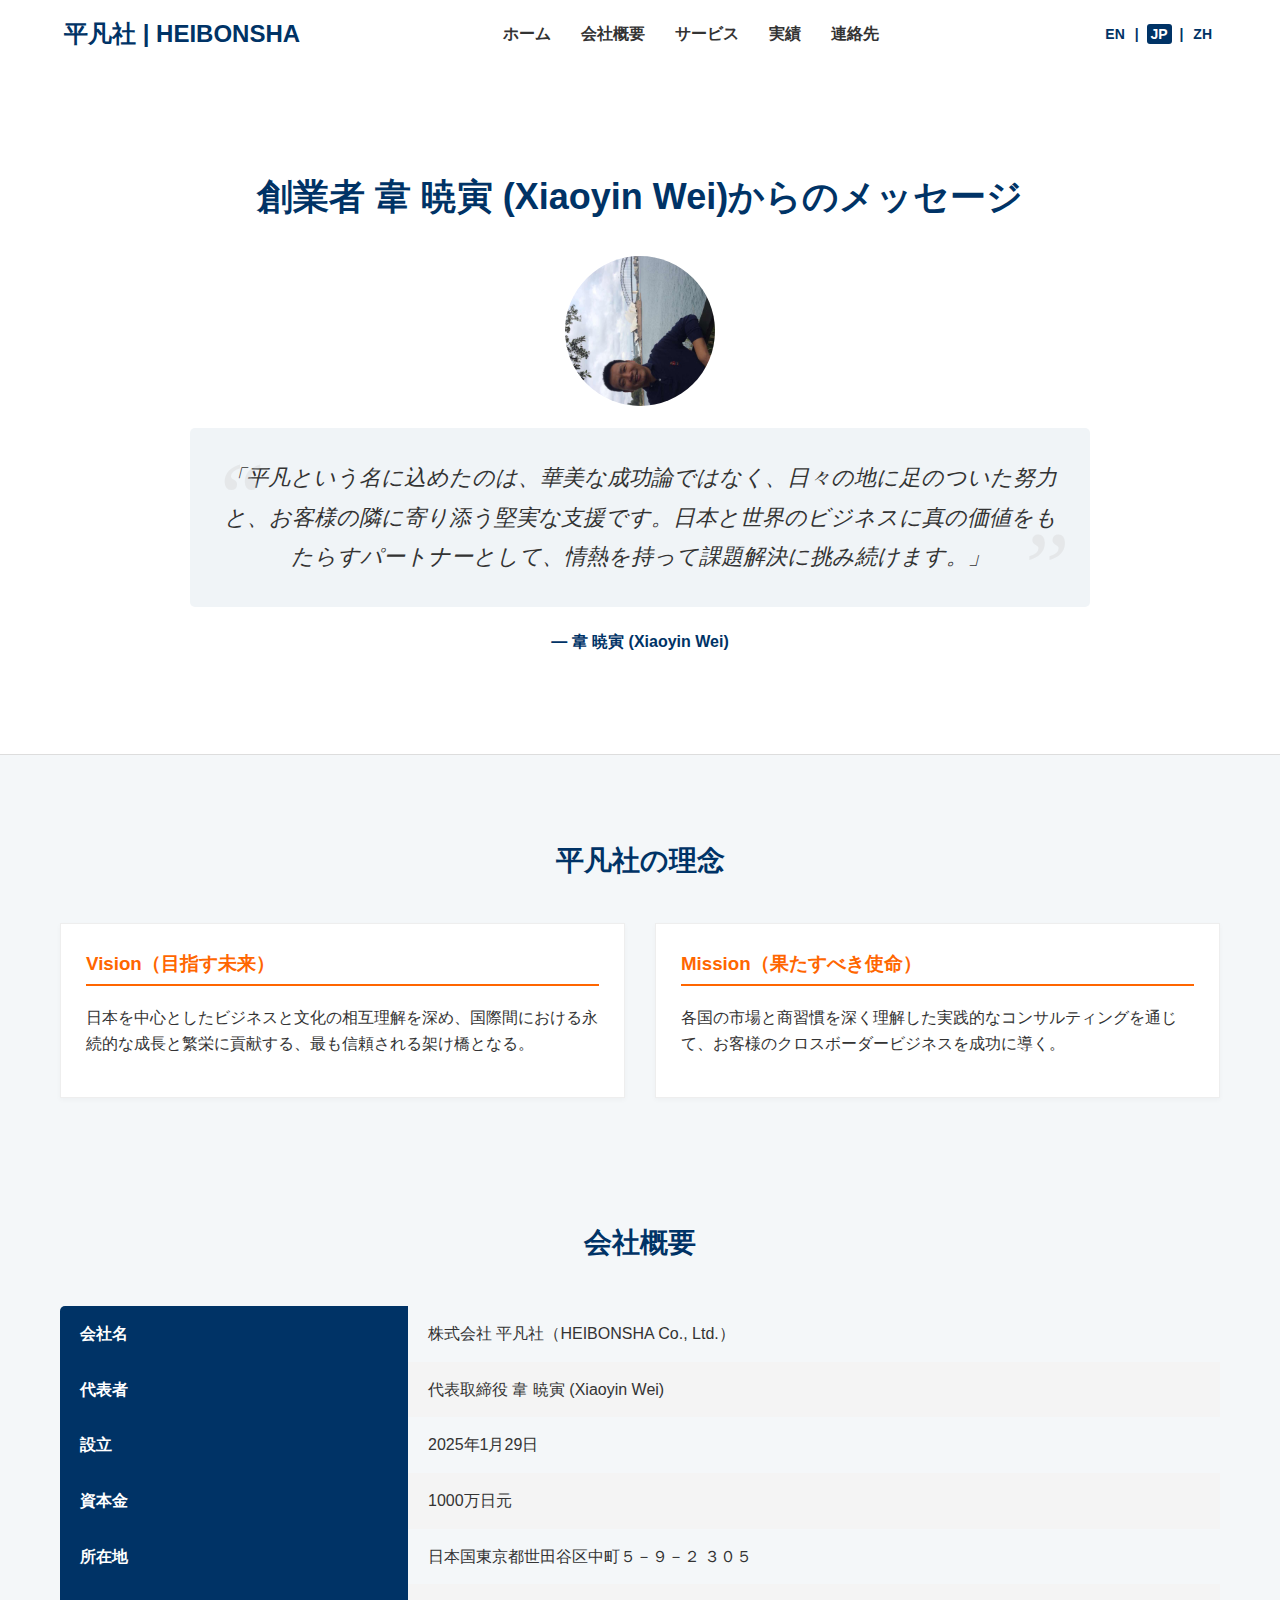
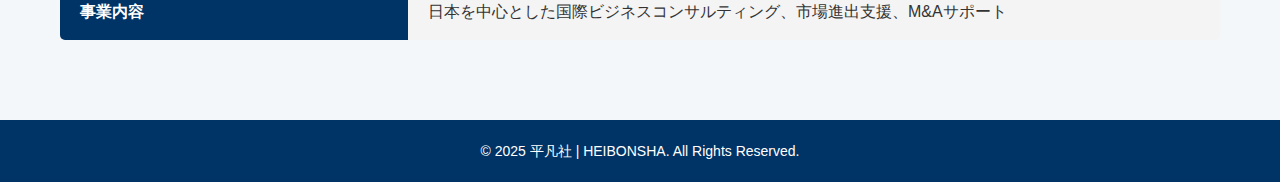
<file: about.html>
<!DOCTYPE html>
<html lang="ja">
<head>
    <meta charset="UTF-8">
    <meta name="viewport" content="width=device-width, initial-scale=1.0">
    <title>平凡社について | 平凡社</title>
    <link rel="stylesheet" href="style.css">
    <style>
        /* about.html専用のスタイル調整 */
        .message-hero {
            background-color: white; 
            padding: 60px 0;
            margin-bottom: 40px;
            border-bottom: 1px solid #ddd;
        }
        .message-hero h2 {
            font-size: 36px;
            color: var(--color-primary);
            text-align: center;
            margin-bottom: 30px;
        }
        .founder-message {
            max-width: 900px;
            margin: 0 auto;
            text-align: center;
        }
        .founder-quote {
            font-size: 22px;
            line-height: 1.8;
            font-style: italic;
            color: var(--color-text);
            padding: 30px;
            position: relative;
            background-color: #f0f4f7;
            border-radius: 5px;
        }
        .founder-quote::before, .founder-quote::after {
            content: '“';
            font-family: serif;
            font-size: 100px;
            color: #ccc;
            position: absolute;
            opacity: 0.3;
        }
        .founder-quote::before {
            top: -20px;
            left: 20px;
        }
        .founder-quote::after {
            content: '”';
            bottom: -50px;
            right: 20px;
        }
        .founder-info {
            margin-top: 20px;
            font-weight: bold;
            color: var(--color-primary);
        }
        .vision-mission-grid {
            display: flex;
            gap: 30px;
            margin-top: 40px;
        }
        .vision-mission-item {
            flex: 1;
            padding: 25px;
            border: 1px solid #eee;
            background-color: white;
            box-shadow: 0 2px 5px rgba(0, 0, 0, 0.03);
            transition: box-shadow 0.3s;
        }
        .vision-mission-item:hover {
            box-shadow: 0 4px 10px rgba(0, 0, 0, 0.1); 
        }
        .vision-mission-item h3 {
            color: var(--color-accent);
            border-bottom: 2px solid var(--color-accent);
            padding-bottom: 5px;
            margin-top: 0;
        }
        .company-data table {
            margin-top: 30px;
            border: none;
        }
        .company-data th, .company-data td {
            border: none;
            padding: 15px 20px;
            text-align: left;
        }
        .company-data th {
            background-color: var(--color-primary); 
            color: white;
            font-weight: bold;
            width: 30%;
        }
        .company-data tr:nth-child(even) td {
            background-color: #f4f4f4; 
        }
        .company-data tr:first-child th { border-top-left-radius: 5px; }
        .company-data tr:first-child td { border-top-right-radius: 5px; }
        .company-data tr:last-child th { border-bottom-left-radius: 5px; }
        .company-data tr:last-child td { border-bottom-right-radius: 5px; }
        /* 画像はルートディレクトリにあります */
        .founder-message img {
             width: 150px; height: 150px; border-radius: 50%; object-fit: cover; 
             margin: 0 auto 20px; display: block; transform: rotate(0deg);
        }
        @media (max-width: 768px) {
            .vision-mission-grid {
                flex-direction: column;
            }
        }
    </style>
</head>
<body>
    <header>
        <h1><a href="index.html">平凡社 | HEIBONSHA</a></h1>
        <nav>
            <ul>
                <li><a href="index.html">ホーム</a></li>
                <li><a href="about.html">会社概要</a></li>
                <li><a href="service.html">サービス</a></li>
                <li><a href="case_study.html">実績</a></li>
                <li><a href="contact.html">連絡先</a></li>
            </ul>
        </nav>
        <div class="lang-switch">
            <a href="en/index.html">EN</a>
            <span> | </span>
            <span class="active">JP</span>
            <span> | </span>
            <a href="zh/index.html">ZH</a>
        </div>
    </header>

    <div class="message-hero">
        <div class="container">
            <h2>創業者 韋 暁寅 (Xiaoyin Wei)からのメッセージ</h2>
            
            <div class="founder-message">
                
                <img src="2014 澳洲.jpg" alt="平凡社 創業者 Xiaoyin Wei 写真">
                
                <p class="founder-quote">
                    「平凡という名に込めたのは、華美な成功論ではなく、日々の地に足のついた努力と、お客様の隣に寄り添う堅実な支援です。日本と世界のビジネスに真の価値をもたらすパートナーとして、情熱を持って課題解決に挑み続けます。」
                </p>
                <p class="founder-info">― 韋 暁寅 (Xiaoyin Wei)</p>
            </div>
        </div>
    </div>

    <div class="container">
        <section>
            <div class="section-title">
                <h2>平凡社の理念</h2>
            </div>

            <div class="vision-mission-grid">
                <div class="vision-mission-item">
                    <h3>Vision（目指す未来）</h3>
                    <p>日本を中心としたビジネスと文化の相互理解を深め、国際間における永続的な成長と繁栄に貢献する、最も信頼される架け橋となる。</p>
                </div>
                <div class="vision-mission-item">
                    <h3>Mission（果たすべき使命）</h3>
                    <p>各国の市場と商習慣を深く理解した実践的なコンサルティングを通じて、お客様のクロスボーダービジネスを成功に導く。</p>
                </div>
            </div>
        </section>

        <section class="company-data">
            <div class="section-title">
                <h2>会社概要</h2>
            </div>
            
            <table style="width: 100%; border-collapse: separate; border-spacing: 0;">
                <tr><th>会社名</th><td>株式会社 平凡社（HEIBONSHA Co., Ltd.）</td></tr>
                <tr><th>代表者</th><td>代表取締役 韋 暁寅 (Xiaoyin Wei)</td></tr>
                <tr><th>設立</th><td>2025年1月29日</td></tr>
                <tr><th>資本金</th><td>1000万日元</td></tr>
                <tr><th>所在地</th><td>日本国東京都世田谷区中町５－９－２ ３０５</td></tr>
                <tr><th>事業内容</th><td>日本を中心とした国際ビジネスコンサルティング、市場進出支援、M&Aサポート</td></tr>
            </table>
        </section>
    </div>

    <footer>
        &copy; 2025 平凡社 | HEIBONSHA. All Rights Reserved.
    </footer>
</body>
</html>
</file>
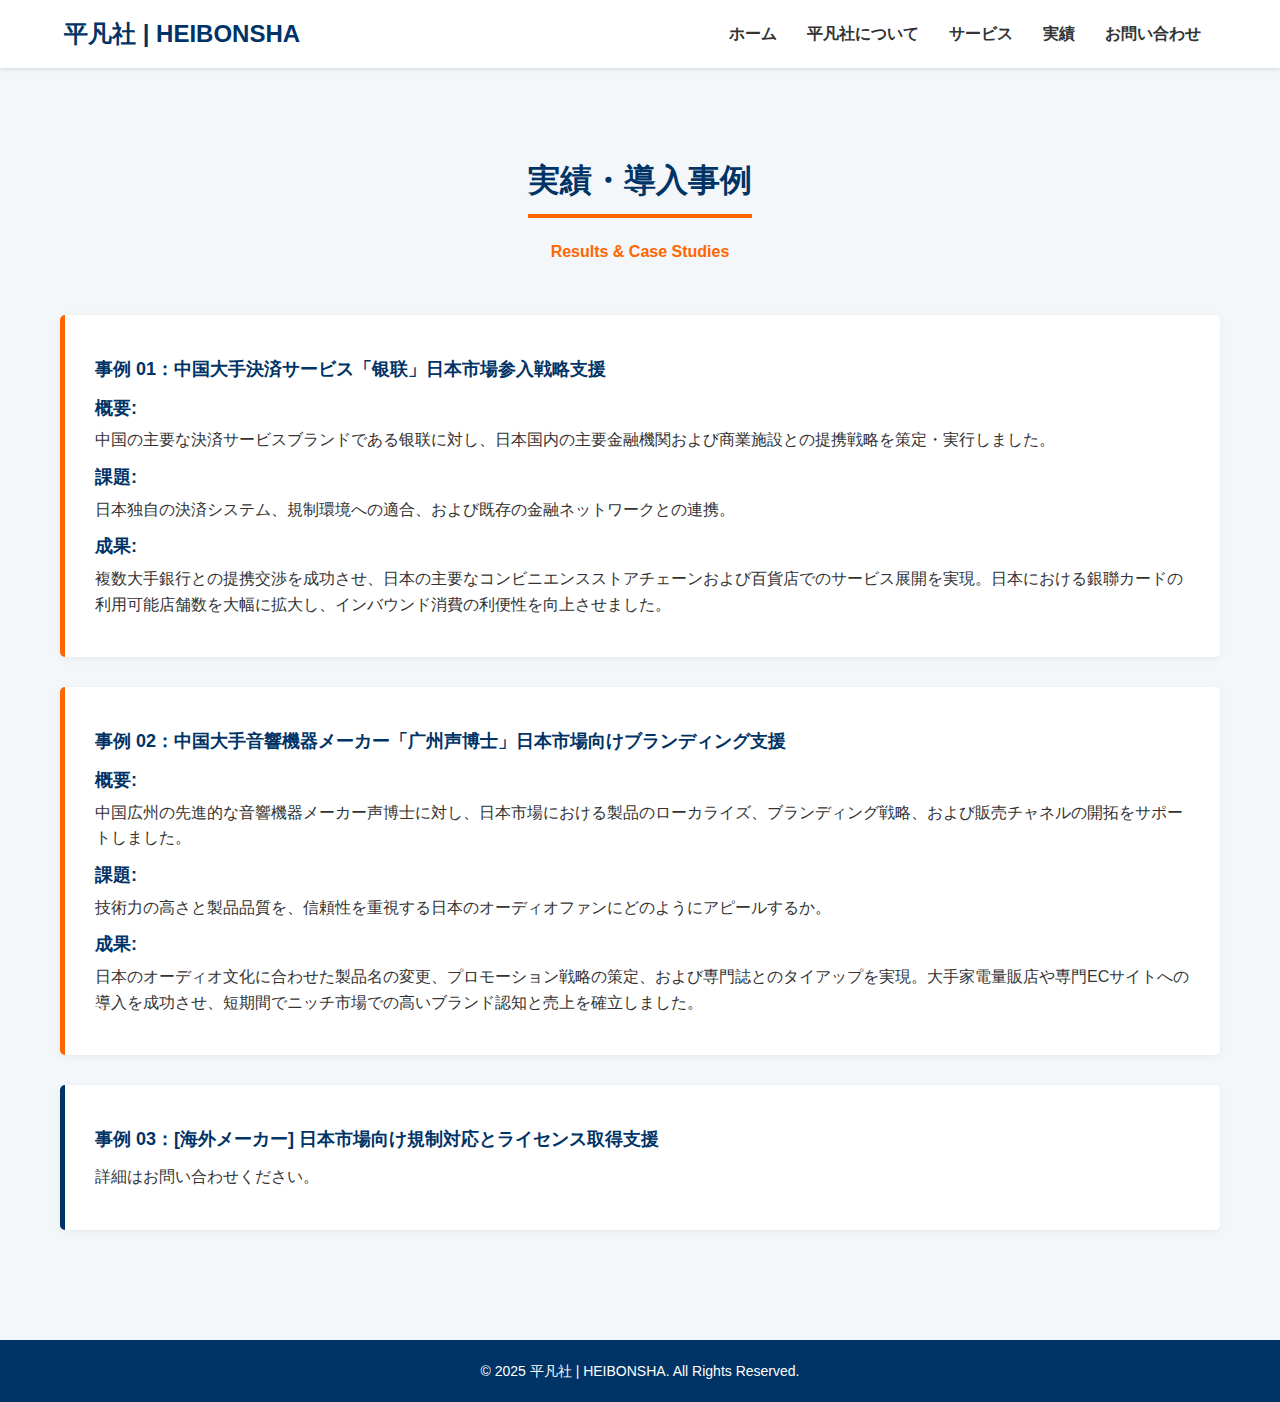
<file: case_study.html>
<!DOCTYPE html>
<html lang="ja">
<head>
    <meta charset="UTF-8">
    <meta name="viewport" content="width=device-width, initial-scale=1.0">
    <title>実績・導入事例 | 平凡社</title>
    <link rel="stylesheet" href="style.css">
    <style>
        /* case_study.html専用のスタイル調整 */
        .case-study-item {
            background-color: white;
            padding: 30px;
            margin-bottom: 30px;
            border-left: 5px solid var(--color-accent); /* アクセントカラーの強調線 */
            border-radius: 5px;
            box-shadow: 0 2px 8px rgba(0, 0, 0, 0.05);
            transition: box-shadow 0.3s;
        }
        .case-study-item:hover {
            box-shadow: 0 4px 12px rgba(0, 0, 0, 0.1);
        }
        .case-study-item p {
            margin: 10px 0;
        }
        .case-study-item strong {
            color: var(--color-primary);
            display: block;
            font-size: 18px;
            margin-bottom: 5px;
        }
        .section-title {
            text-align: center;
            margin-bottom: 50px;
        }
        .section-title h2 {
            font-size: 32px;
            color: var(--color-primary);
            display: inline-block;
            border-bottom: 4px solid var(--color-accent);
            padding-bottom: 8px;
        }
    </style>
</head>
<body>
    <header>
        <h1><a href="index.html">平凡社 | HEIBONSHA</a></h1>
        <nav>
            <ul>
                <li><a href="index.html">ホーム</a></li>
                <li><a href="about.html">平凡社について</a></li>
                <li><a href="service.html">サービス</a></li>
                <li><a href="case_study.html">実績</a></li>
                <li><a href="contact.html">お問い合わせ</a></li>
            </ul>
        </nav>
    </header>

    <div class="container">
        <section>
            <div class="section-title">
                <h2>実績・導入事例</h2>
                <p>Results & Case Studies</p>
            </div>
            
            <div class="case-study-item">
                <p><strong>事例 01：中国大手決済サービス「银联」日本市場参入戦略支援</strong></p>
                <p><strong>概要:</strong> 中国の主要な決済サービスブランドである银联に対し、日本国内の主要金融機関および商業施設との提携戦略を策定・実行しました。</p>
                <p><strong>課題:</strong> 日本独自の決済システム、規制環境への適合、および既存の金融ネットワークとの連携。</p>
                <p><strong>成果:</strong> 複数大手銀行との提携交渉を成功させ、日本の主要なコンビニエンスストアチェーンおよび百貨店でのサービス展開を実現。日本における銀聯カードの利用可能店舗数を大幅に拡大し、インバウンド消費の利便性を向上させました。</p>
            </div>
            
            <div class="case-study-item">
                <p><strong>事例 02：中国大手音響機器メーカー「广州声博士」日本市場向けブランディング支援</strong></p>
                <p><strong>概要:</strong> 中国広州の先進的な音響機器メーカー声博士に対し、日本市場における製品のローカライズ、ブランディング戦略、および販売チャネルの開拓をサポートしました。</p>
                <p><strong>課題:</strong> 技術力の高さと製品品質を、信頼性を重視する日本のオーディオファンにどのようにアピールするか。</p>
                <p><strong>成果:</strong> 日本のオーディオ文化に合わせた製品名の変更、プロモーション戦略の策定、および専門誌とのタイアップを実現。大手家電量販店や専門ECサイトへの導入を成功させ、短期間でニッチ市場での高いブランド認知と売上を確立しました。</p>
            </div>

            <div class="case-study-item" style="border-left: 5px solid var(--color-primary);">
                <p><strong>事例 03：[海外メーカー] 日本市場向け規制対応とライセンス取得支援</strong></p>
                <p>詳細はお問い合わせください。</p>
            </div>
        </section>
    </div>

    <footer>
        &copy; 2025 平凡社 | HEIBONSHA. All Rights Reserved.
    </footer>
</body>
</html>
</file>
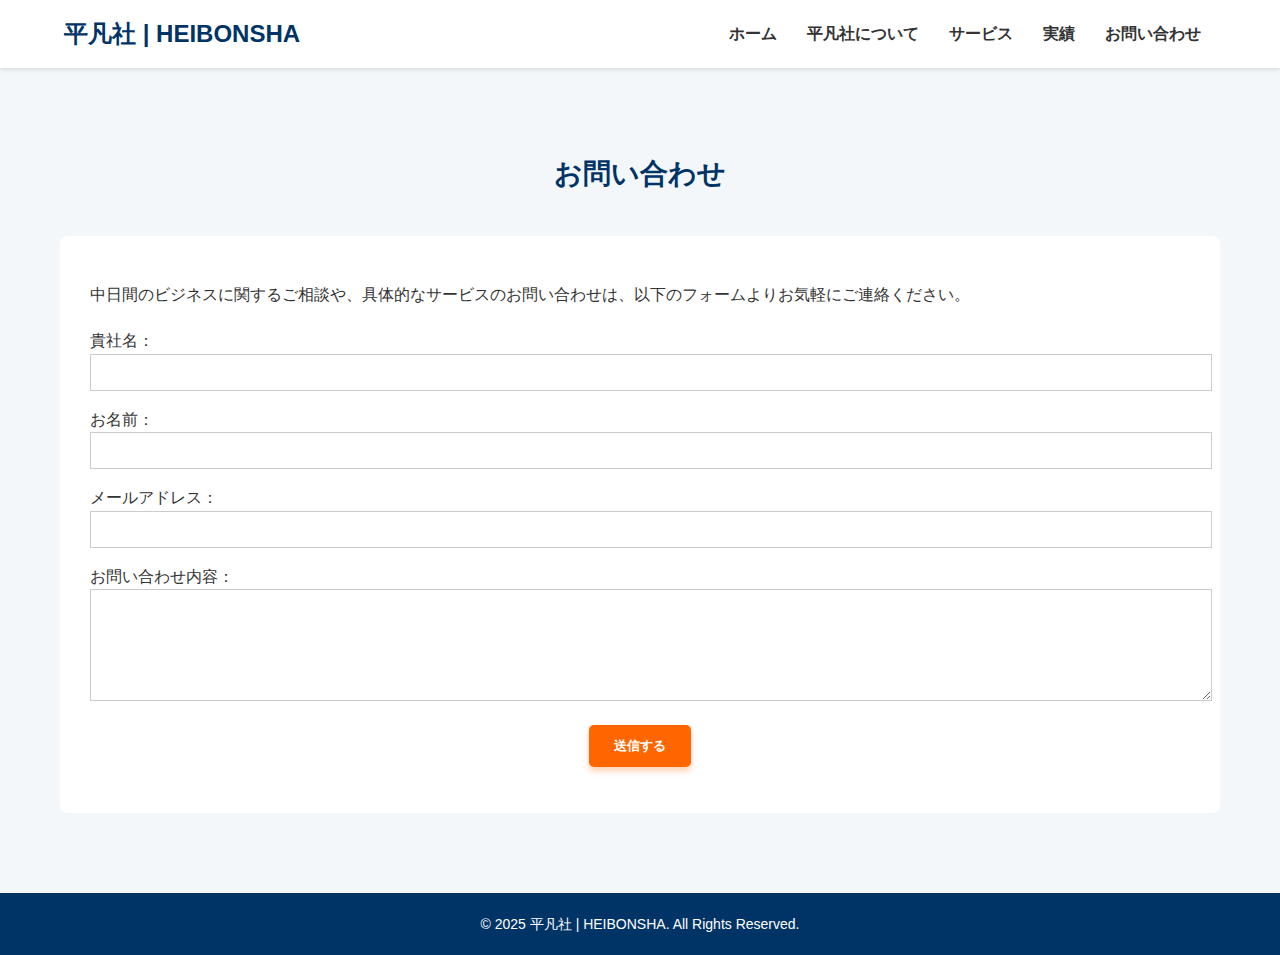
<file: contact.html>
<!DOCTYPE html>
<html lang="ja">
<head>
    <meta charset="UTF-8">
    <meta name="viewport" content="width=device-width, initial-scale=1.0">
    <title>平凡社 | お問い合わせ</title>
    <link rel="stylesheet" href="style.css">
</head>
<body>
    <header>
        <h1><a href="index.html">平凡社 | HEIBONSHA</a></h1>
        <nav>
            <ul>
                <li><a href="index.html">ホーム</a></li>
                <li><a href="about.html">平凡社について</a></li>
                <li><a href="service.html">サービス</a></li>
                <li><a href="case_study.html">実績</a></li>
                <li><a href="contact.html">お問い合わせ</a></li>
            </ul>
        </nav>
    </header>

    <div class="container">
        <section>
            <div class="section-title">
                <h2>お問い合わせ</h2>
            </div>
            
            <div style="background-color: white; padding: 30px; border-radius: 8px;">
                <p>中日間のビジネスに関するご相談や、具体的なサービスのお問い合わせは、以下のフォームよりお気軽にご連絡ください。</p>
                
                <form action="#" method="POST" style="margin-top: 20px;">
                    <p><label for="company">貴社名：</label><br><input type="text" id="company" name="company" required style="width: 100%; padding: 10px; border: 1px solid #ccc;"></p>
                    <p><label for="name">お名前：</label><br><input type="text" id="name" name="name" required style="width: 100%; padding: 10px; border: 1px solid #ccc;"></p>
                    <p><label for="email">メールアドレス：</label><br><input type="email" id="email" name="email" required style="width: 100%; padding: 10px; border: 1px solid #ccc;"></p>
                    <p><label for="content">お問い合わせ内容：</label><br><textarea id="content" name="content" rows="6" required style="width: 100%; padding: 10px; border: 1px solid #ccc;"></textarea></p>
                    <p style="text-align: center;">
                        <button type="submit" class="btn-primary" style="border: none; cursor: pointer;">送信する</button>
                    </p>
                </form>
            </div>
        </section>
    </div>

    <footer>
        &copy; 2025 平凡社 | HEIBONSHA. All Rights Reserved.
    </footer>
</body>
</html>
</file>
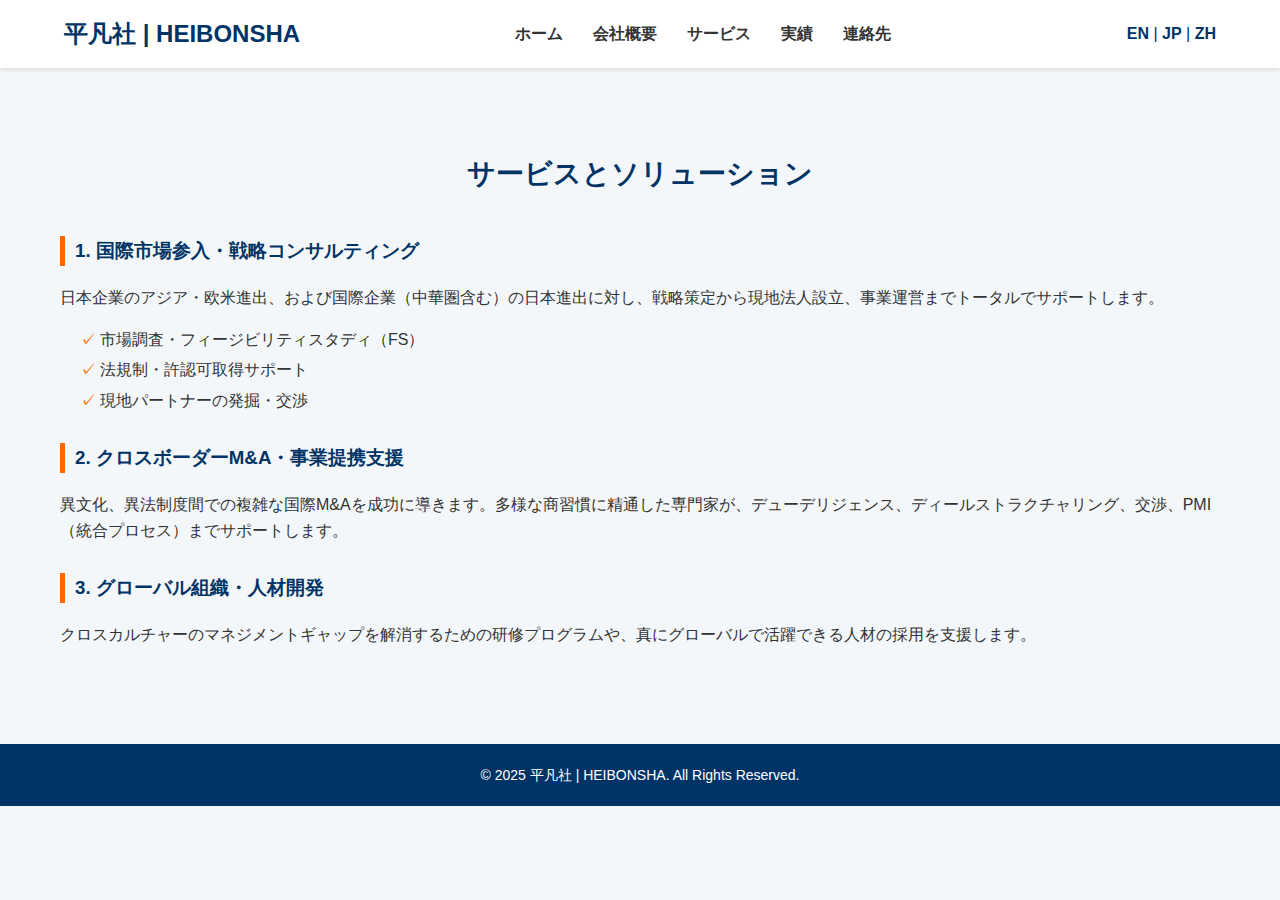
<file: service.html>
<!DOCTYPE html>
<html lang="ja">
<head>
    <meta charset="UTF-8">
    <meta name="viewport" content="width=device-width, initial-scale=1.0">
    <title>サービス | 平凡社</title>
    <link rel="stylesheet" href="style.css">
    <style>
        /* service.html専用のスタイル調整 */
        .service-list h3 {
            color: var(--color-primary); 
            border-left: 5px solid var(--color-accent); 
            padding-left: 10px;
            margin-top: 30px;
        }
        .service-list ul {
            list-style: none;
            padding-left: 20px;
        }
        .service-list li {
            position: relative;
            padding-left: 20px;
            margin-bottom: 5px;
        }
        .service-list li::before {
            content: '✓'; 
            color: var(--color-accent);
            position: absolute;
            left: 0;
        }
    </style>
</head>
<body>
    <header>
        <h1><a href="index.html">平凡社 | HEIBONSHA</a></h1>
        <nav>
            <ul>
                <li><a href="index.html">ホーム</a></li>
                <li><a href="about.html">会社概要</a></li>
                <li><a href="service.html">サービス</a></li>
                <li><a href="case_study.html">実績</a></li>
                <li><a href="contact.html">連絡先</a></li>
            </ul>
        </nav>
        <div style="margin-left: 20px;">
            <a href="en/index.html" style="text-decoration: none; color: var(--color-primary); font-weight: bold;">EN</a>
            <span style="color: var(--color-primary);"> | </span>
            <span style="color: var(--color-primary); font-weight: bold;">JP</span>
            <span style="color: var(--color-primary);"> | </span>
            <a href="zh/index.html" style="text-decoration: none; color: var(--color-primary); font-weight: bold;">ZH</a>
        </div>
        </header>

    <div class="container service-list">
        <section>
            <div class="section-title">
                <h2>サービスとソリューション</h2>
            </div>
            
            <h3>1. 国際市場参入・戦略コンサルティング</h3>
            <p>日本企業のアジア・欧米進出、および国際企業（中華圏含む）の日本進出に対し、戦略策定から現地法人設立、事業運営までトータルでサポートします。</p>
            <ul>
                <li>市場調査・フィージビリティスタディ（FS）</li>
                <li>法規制・許認可取得サポート</li>
                <li>現地パートナーの発掘・交渉</li>
            </ul>

            <h3>2. クロスボーダーM&A・事業提携支援</h3>
            <p>異文化、異法制度間での複雑な国際M&Aを成功に導きます。多様な商習慣に精通した専門家が、デューデリジェンス、ディールストラクチャリング、交渉、PMI（統合プロセス）までサポートします。</p>
            
            <h3>3. グローバル組織・人材開発</h3>
            <p>クロスカルチャーのマネジメントギャップを解消するための研修プログラムや、真にグローバルで活躍できる人材の採用を支援します。</p>
        </section>
    </div>

    <footer>
        &copy; 2025 平凡社 | HEIBONSHA. All Rights Reserved.
    </footer>
</body>
</html>
</file>
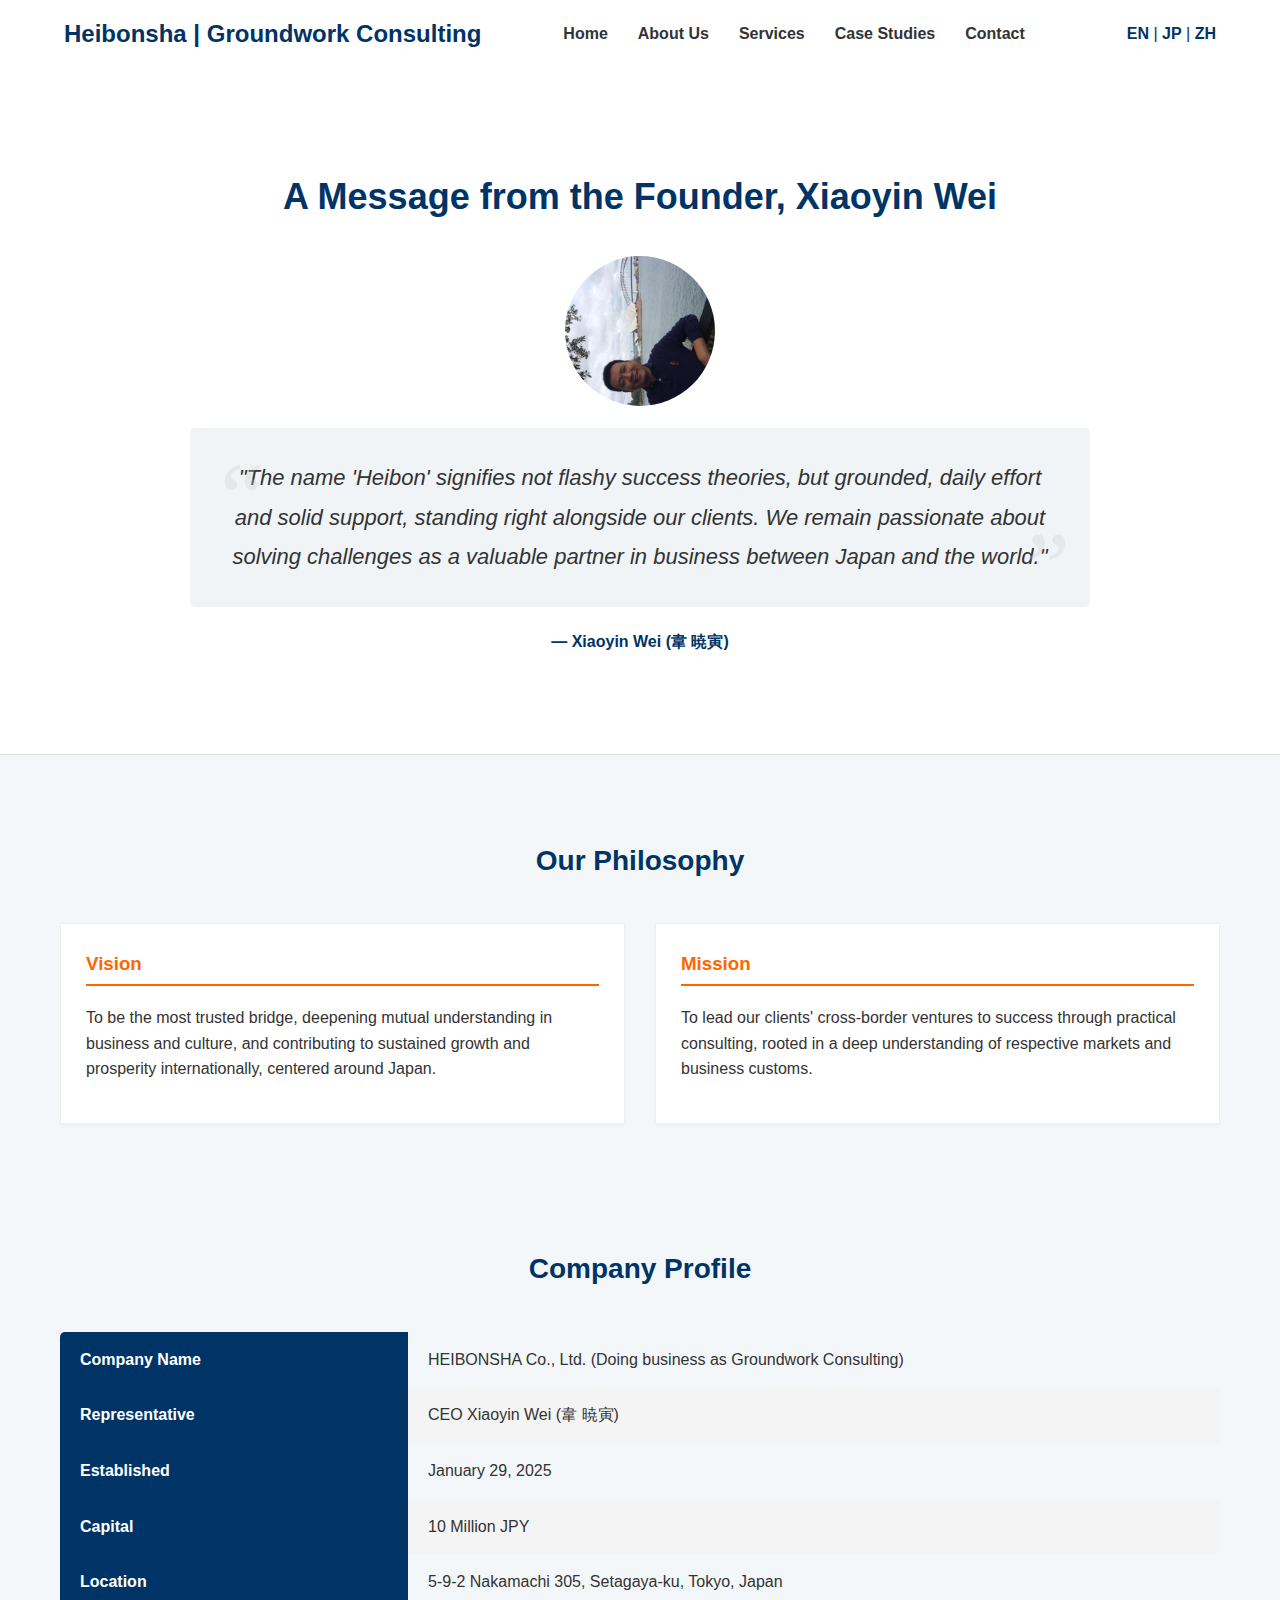
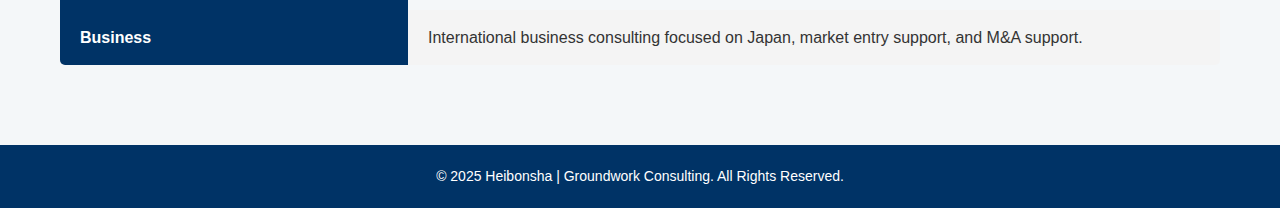
<file: en/about.html>
<!DOCTYPE html>
<html lang="en">
<head>
    <meta charset="UTF-8">
    <meta name="viewport" content="width=device-width, initial-scale=1.0">
    <title>About Us | Heibonsha</title>
    <link rel="stylesheet" href="../style.css">
    <style>
        /* about.html専用のスタイル調整 */
        .message-hero {
            background-color: white; 
            padding: 60px 0;
            margin-bottom: 40px;
            border-bottom: 1px solid #ddd;
        }
        .message-hero h2 {
            font-size: 36px;
            color: var(--color-primary);
            text-align: center;
            margin-bottom: 30px;
        }
        .founder-message {
            max-width: 900px;
            margin: 0 auto;
            text-align: center;
        }
        .founder-quote {
            font-size: 22px;
            line-height: 1.8;
            font-style: italic;
            color: var(--color-text);
            padding: 30px;
            position: relative;
            background-color: #f0f4f7;
            border-radius: 5px;
        }
        .founder-quote::before, .founder-quote::after {
            content: '“';
            font-family: serif;
            font-size: 100px;
            color: #ccc;
            position: absolute;
            opacity: 0.3;
        }
        .founder-quote::before {
            top: -20px;
            left: 20px;
        }
        .founder-quote::after {
            content: '”';
            bottom: -50px;
            right: 20px;
        }
        .founder-info {
            margin-top: 20px;
            font-weight: bold;
            color: var(--color-primary);
        }
        .vision-mission-grid {
            display: flex;
            gap: 30px;
            margin-top: 40px;
        }
        .vision-mission-item {
            flex: 1;
            padding: 25px;
            border: 1px solid #eee;
            background-color: white;
            box-shadow: 0 2px 5px rgba(0, 0, 0, 0.03);
            transition: box-shadow 0.3s;
        }
        .vision-mission-item:hover {
            box-shadow: 0 4px 10px rgba(0, 0, 0, 0.1); 
        }
        .vision-mission-item h3 {
            color: var(--color-accent);
            border-bottom: 2px solid var(--color-accent);
            padding-bottom: 5px;
            margin-top: 0;
        }
        .company-data table {
            margin-top: 30px;
            border: none;
        }
        .company-data th, .company-data td {
            border: none;
            padding: 15px 20px;
            text-align: left;
        }
        .company-data th {
            background-color: var(--color-primary); 
            color: white;
            font-weight: bold;
            width: 30%;
        }
        .company-data tr:nth-child(even) td {
            background-color: #f4f4f4; 
        }
        /* テーブルの角丸を維持 */
        .company-data tr:first-child th { border-top-left-radius: 5px; }
        .company-data tr:first-child td { border-top-right-radius: 5px; }
        .company-data tr:last-child th { border-bottom-left-radius: 5px; }
        .company-data tr:last-child td { border-bottom-right-radius: 5px; }
    </style>
</head>
<body>
    <header>
        <h1><a href="index.html">Heibonsha | Groundwork Consulting</a></h1>
        <nav>
            <ul>
                <li><a href="index.html">Home</a></li>
                <li><a href="about.html">About Us</a></li>
                <li><a href="service.html">Services</a></li>
                <li><a href="case_study.html">Case Studies</a></li>
                <li><a href="contact.html">Contact</a></li>
            </ul>
        </nav>
        <div style="margin-left: 20px;">
            <span style="color: var(--color-primary); font-weight: bold;">EN</span>
            <span style="color: var(--color-primary);"> | </span>
            <a href="../index.html" style="text-decoration: none; color: var(--color-primary); font-weight: bold;">JP</a>
            <span style="color: var(--color-primary);"> | </span>
            <a href="../zh/index.html" style="text-decoration: none; color: var(--color-primary); font-weight: bold;">ZH</a>
        </div>
        </header>

    <div class="message-hero">
        <div class="container">
            <h2>A Message from the Founder, Xiaoyin Wei</h2>
            
            <div class="founder-message">
                <img src="../2014 澳洲.jpg" alt="Founder Xiaoyin Wei Photo" 
                     style="width: 150px; height: 150px; border-radius: 50%; object-fit: cover; 
                            margin: 0 auto 20px; display: block; transform: rotate(0deg);">
                
                <p class="founder-quote">
                    "The name 'Heibon' signifies not flashy success theories, but grounded, daily effort and solid support, standing right alongside our clients. We remain passionate about solving challenges as a valuable partner in business between Japan and the world."
                </p>
                <p class="founder-info">― Xiaoyin Wei (韋 暁寅)</p>
            </div>
        </div>
    </div>

    <div class="container">
        <section>
            <div class="section-title">
                <h2>Our Philosophy</h2>
            </div>

            <div class="vision-mission-grid">
                <div class="vision-mission-item">
                    <h3>Vision</h3>
                    <p>To be the most trusted bridge, deepening mutual understanding in business and culture, and contributing to sustained growth and prosperity internationally, centered around Japan.</p>
                </div>
                <div class="vision-mission-item">
                    <h3>Mission</h3>
                    <p>To lead our clients' cross-border ventures to success through practical consulting, rooted in a deep understanding of respective markets and business customs.</p>
                </div>
            </div>
        </section>

        <section class="company-data">
            <div class="section-title">
                <h2>Company Profile</h2>
            </div>
            
            <table style="width: 100%; border-collapse: separate; border-spacing: 0;">
                <tr><th>Company Name</th><td>HEIBONSHA Co., Ltd. (Doing business as Groundwork Consulting)</td></tr>
                <tr><th>Representative</th><td>CEO Xiaoyin Wei (韋 暁寅)</td></tr>
                <tr><th>Established</th><td>January 29, 2025</td></tr>
                <tr><th>Capital</th><td>10 Million JPY</td></tr>
                <tr><th>Location</th><td>5-9-2 Nakamachi 305, Setagaya-ku, Tokyo, Japan</td></tr>
                <tr><th>Business</th><td>International business consulting focused on Japan, market entry support, and M&A support.</td></tr>
            </table>
        </section>
    </div>

    <footer>
        &copy; 2025 Heibonsha | Groundwork Consulting. All Rights Reserved.
    </footer>
</body>
</html>
</file>
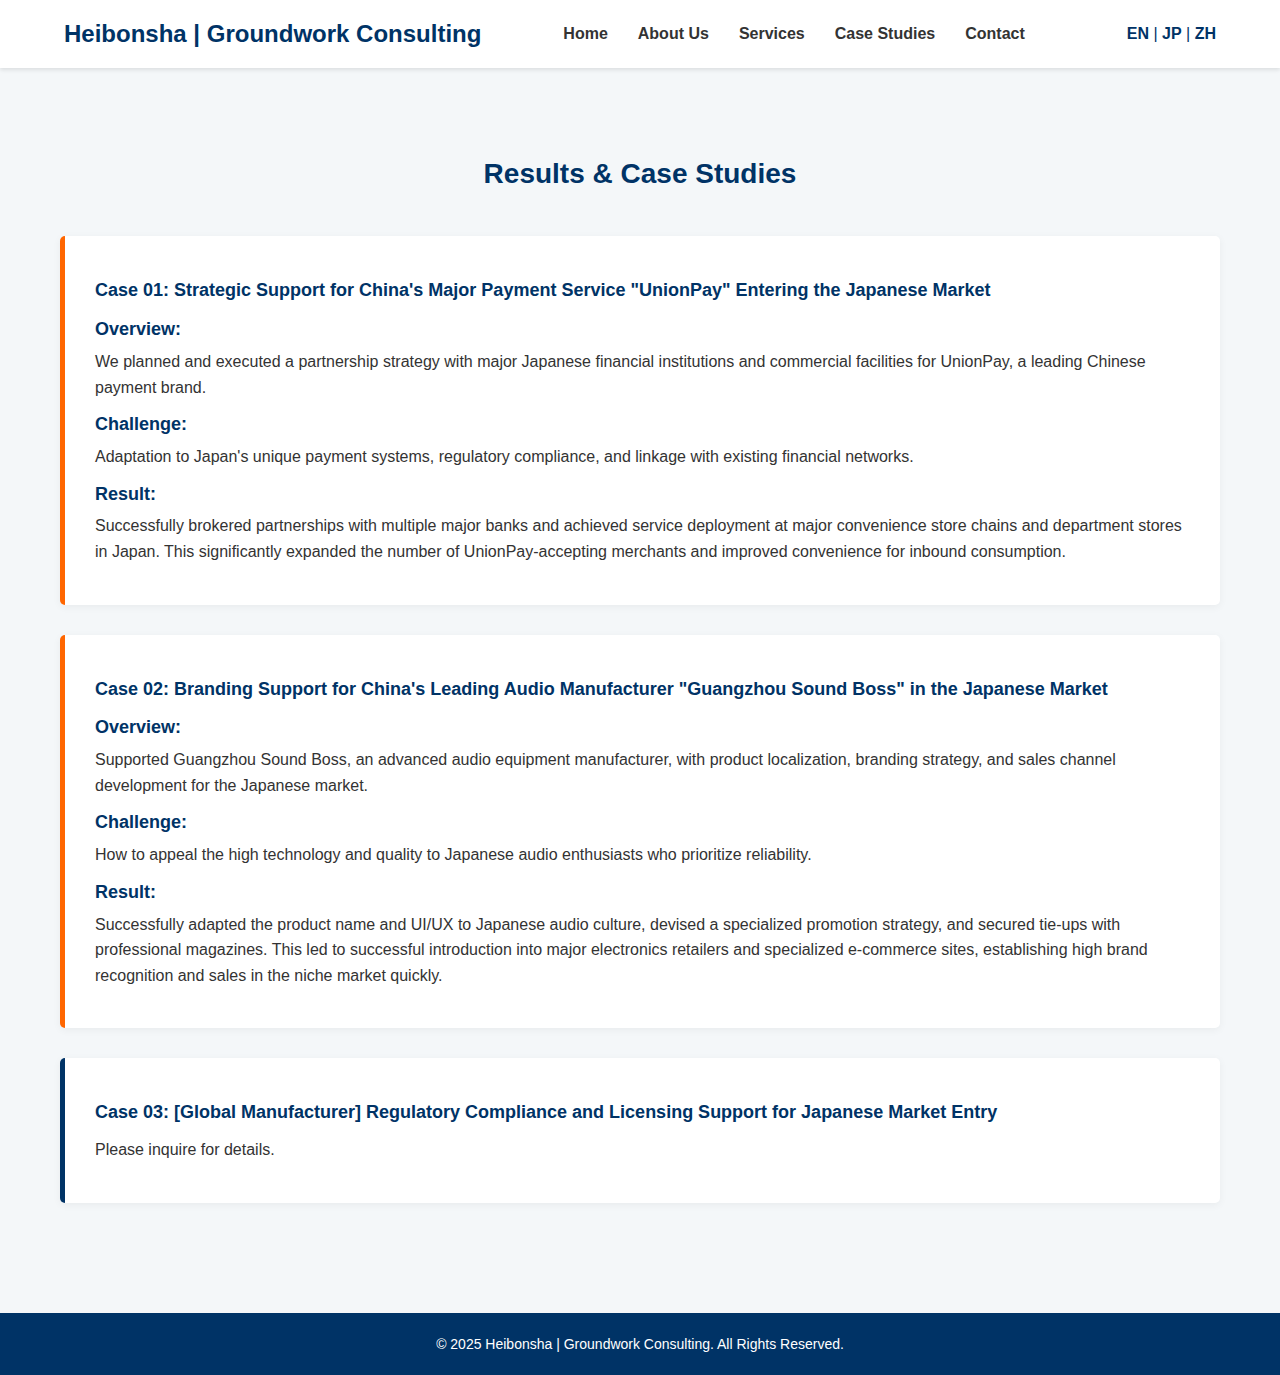
<file: en/case_study.html>
<!DOCTYPE html>
<html lang="en">
<head>
    <meta charset="UTF-8">
    <meta name="viewport" content="width=device-width, initial-scale=1.0">
    <title>Case Studies & Results | Heibonsha</title>
    <link rel="stylesheet" href="../style.css">
    <style>
        /* case_study.html専用のスタイル調整 */
        .case-study-item {
            background-color: white;
            padding: 30px;
            margin-bottom: 30px;
            border-left: 5px solid var(--color-accent); /* アクセントカラーの強調線 */
            border-radius: 5px;
            box-shadow: 0 2px 8px rgba(0, 0, 0, 0.05);
            transition: box-shadow 0.3s;
        }
        .case-study-item:hover {
            box-shadow: 0 4px 12px rgba(0, 0, 0, 0.1);
        }
        .case-study-item p {
            margin: 10px 0;
        }
        .case-study-item strong {
            color: var(--color-primary);
            display: block;
            font-size: 18px;
            margin-bottom: 5px;
        }
    </style>
</head>
<body>
    <header>
        <h1><a href="index.html">Heibonsha | Groundwork Consulting</a></h1>
        <nav>
            <ul>
                <li><a href="index.html">Home</a></li>
                <li><a href="about.html">About Us</a></li>
                <li><a href="service.html">Services</a></li>
                <li><a href="case_study.html">Case Studies</a></li>
                <li><a href="contact.html">Contact</a></li>
            </ul>
        </nav>
        <div style="margin-left: 20px;">
            <span style="color: var(--color-primary); font-weight: bold;">EN</span>
            <span style="color: var(--color-primary);"> | </span>
            <a href="../index.html" style="text-decoration: none; color: var(--color-primary); font-weight: bold;">JP</a>
            <span style="color: var(--color-primary);"> | </span>
            <a href="../zh/index.html" style="text-decoration: none; color: var(--color-primary); font-weight: bold;">ZH</a>
        </div>
        </header>

    <div class="container">
        <section>
            <div class="section-title">
                <h2>Results & Case Studies</h2>
            </div>
            
            <div class="case-study-item">
                <p><strong>Case 01: Strategic Support for China's Major Payment Service "UnionPay" Entering the Japanese Market</strong></p>
                <p><strong>Overview:</strong> We planned and executed a partnership strategy with major Japanese financial institutions and commercial facilities for UnionPay, a leading Chinese payment brand.</p>
                <p><strong>Challenge:</strong> Adaptation to Japan's unique payment systems, regulatory compliance, and linkage with existing financial networks.</p>
                <p><strong>Result:</strong> Successfully brokered partnerships with multiple major banks and achieved service deployment at major convenience store chains and department stores in Japan. This significantly expanded the number of UnionPay-accepting merchants and improved convenience for inbound consumption.</p>
            </div>
            
            <div class="case-study-item">
                <p><strong>Case 02: Branding Support for China's Leading Audio Manufacturer "Guangzhou Sound Boss" in the Japanese Market</strong></p>
                <p><strong>Overview:</strong> Supported Guangzhou Sound Boss, an advanced audio equipment manufacturer, with product localization, branding strategy, and sales channel development for the Japanese market.</p>
                <p><strong>Challenge:</strong> How to appeal the high technology and quality to Japanese audio enthusiasts who prioritize reliability.</p>
                <p><strong>Result:</strong> Successfully adapted the product name and UI/UX to Japanese audio culture, devised a specialized promotion strategy, and secured tie-ups with professional magazines. This led to successful introduction into major electronics retailers and specialized e-commerce sites, establishing high brand recognition and sales in the niche market quickly.</p>
            </div>

            <div class="case-study-item" style="border-left: 5px solid var(--color-primary);">
                <p><strong>Case 03: [Global Manufacturer] Regulatory Compliance and Licensing Support for Japanese Market Entry</strong></p>
                <p>Please inquire for details.</p>
            </div>
        </section>
    </div>

    <footer>
        &copy; 2025 Heibonsha | Groundwork Consulting. All Rights Reserved.
    </footer>
</body>
</html>
</file>
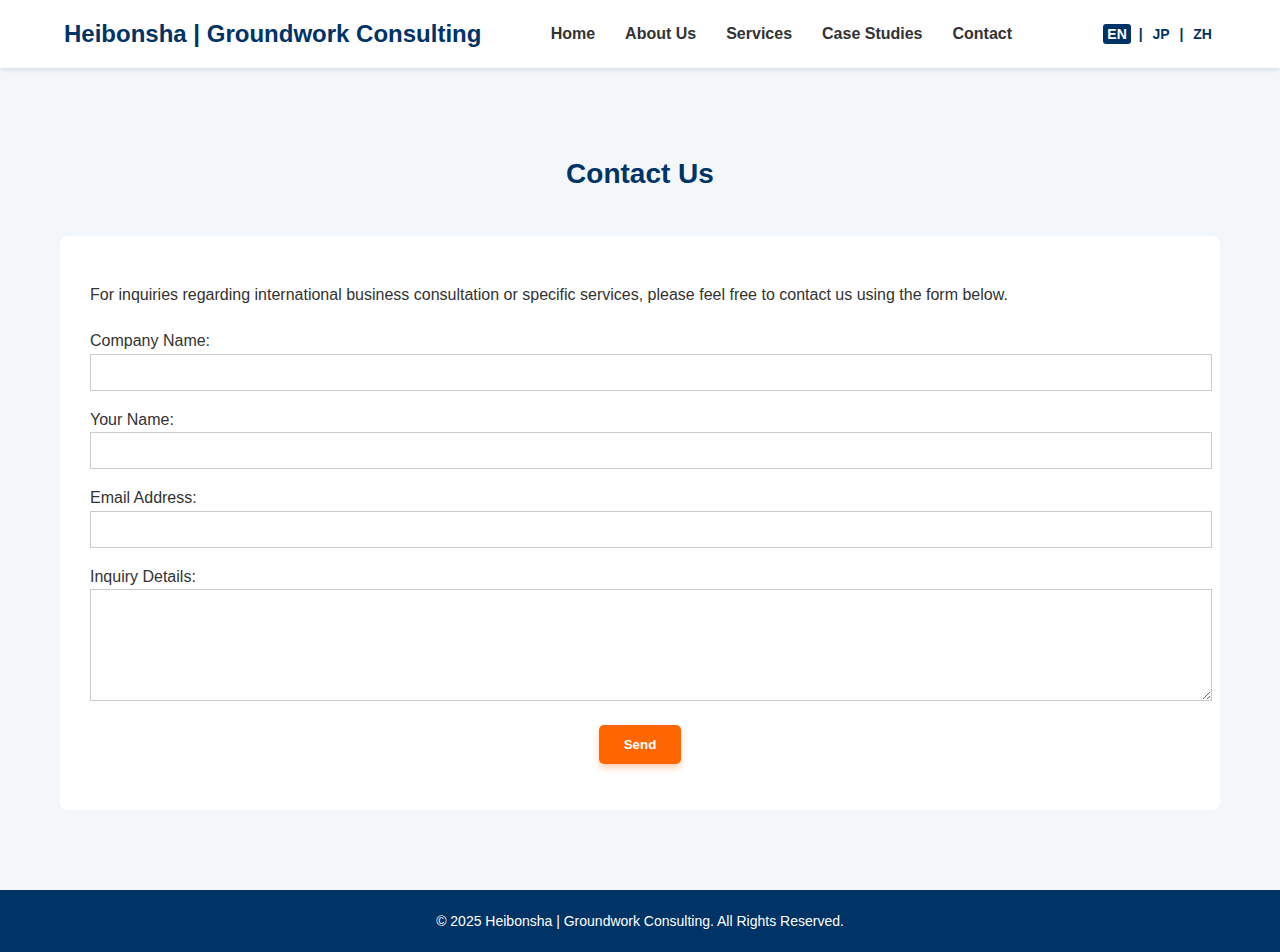
<file: en/contact.html>
<!DOCTYPE html>
<html lang="en">
<head>
    <meta charset="UTF-8">
    <meta name="viewport" content="width=device-width, initial-scale=1.0">
    <title>Contact Us | Heibonsha</title>
    <link rel="stylesheet" href="../style.css">
</head>
<body>
    <header>
        <h1><a href="index.html">Heibonsha | Groundwork Consulting</a></h1>
        <nav>
            <ul>
                <li><a href="index.html">Home</a></li>
                <li><a href="about.html">About Us</a></li>
                <li><a href="service.html">Services</a></li>
                <li><a href="case_study.html">Case Studies</a></li>
                <li><a href="contact.html">Contact</a></li>
            </ul>
        </nav>
        <div class="lang-switch">
            <span class="active">EN</span>
            <span> | </span>
            <a href="../index.html">JP</a>
            <span> | </span>
            <a href="../zh/index.html">ZH</a>
        </div>
    </header>

    <div class="container">
        <section>
            <div class="section-title">
                <h2>Contact Us</h2>
            </div>
            
            <div style="background-color: white; padding: 30px; border-radius: 8px;">
                <p>For inquiries regarding international business consultation or specific services, please feel free to contact us using the form below.</p>
                
                <form action="mailto:xiaoyinwei@gmail.com?subject=Inquiry from Heibonsha Website (English)" method="POST" enctype="text/plain" style="margin-top: 20px;">
                    <p><label for="company">Company Name:</label><br><input type="text" id="company" name="Company Name" required style="width: 100%; padding: 10px; border: 1px solid #ccc;"></p>
                    <p><label for="name">Your Name:</label><br><input type="text" id="name" name="Name" required style="width: 100%; padding: 10px; border: 1px solid #ccc;"></p>
                    <p><label for="email">Email Address:</label><br><input type="email" id="email" name="Reply Email Address" required style="width: 100%; padding: 10px; border: 1px solid #ccc;"></p>
                    <p><label for="content">Inquiry Details:</label><br><textarea id="content" name="Inquiry Content" rows="6" required style="width: 100%; padding: 10px; border: 1px solid #ccc;"></textarea></p>
                    <p style="text-align: center;">
                        <button type="submit" class="btn-primary" style="border: none; cursor: pointer;">Send</button>
                    </p>
                </form>
            </div>
        </section>
    </div>

    <footer>
        &copy; 2025 Heibonsha | Groundwork Consulting. All Rights Reserved.
    </footer>
</body>
</html>
</file>
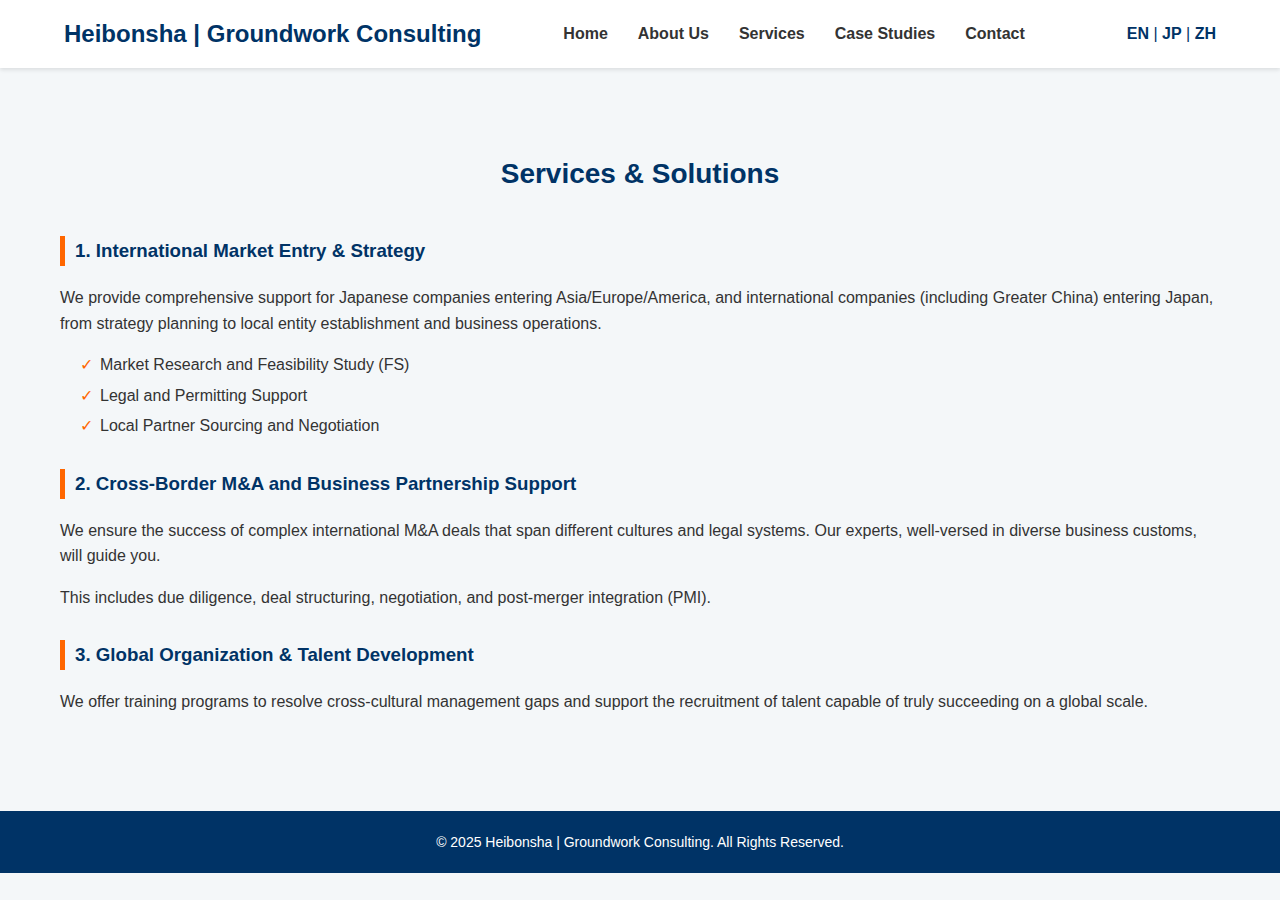
<file: en/service.html>
<!DOCTYPE html>
<html lang="en">
<head>
    <meta charset="UTF-8">
    <meta name="viewport" content="width=device-width, initial-scale=1.0">
    <title>Services & Solutions | Heibonsha</title>
    <link rel="stylesheet" href="../style.css">
    <style>
        /* service.html専用のスタイル調整 */
        .service-list h3 {
            color: var(--color-primary); 
            border-left: 5px solid var(--color-accent); 
            padding-left: 10px;
            margin-top: 30px;
        }
        .service-list ul {
            list-style: none;
            padding-left: 20px;
        }
        .service-list li {
            position: relative;
            padding-left: 20px;
            margin-bottom: 5px;
        }
        .service-list li::before {
            content: '✓'; 
            color: var(--color-accent);
            position: absolute;
            left: 0;
        }
    </style>
</head>
<body>
    <header>
        <h1><a href="index.html">Heibonsha | Groundwork Consulting</a></h1>
        <nav>
            <ul>
                <li><a href="index.html">Home</a></li>
                <li><a href="about.html">About Us</a></li>
                <li><a href="service.html">Services</a></li>
                <li><a href="case_study.html">Case Studies</a></li>
                <li><a href="contact.html">Contact</a></li>
            </ul>
        </nav>
        <div style="margin-left: 20px;">
            <span style="color: var(--color-primary); font-weight: bold;">EN</span>
            <span style="color: var(--color-primary);"> | </span>
            <a href="../index.html" style="text-decoration: none; color: var(--color-primary); font-weight: bold;">JP</a>
            <span style="color: var(--color-primary);"> | </span>
            <a href="../zh/index.html" style="text-decoration: none; color: var(--color-primary); font-weight: bold;">ZH</a>
        </div>
        </header>

    <div class="container service-list">
        <section>
            <div class="section-title">
                <h2>Services & Solutions</h2>
            </div>
            
            <h3>1. International Market Entry & Strategy</h3>
            <p>We provide comprehensive support for Japanese companies entering Asia/Europe/America, and international companies (including Greater China) entering Japan, from strategy planning to local entity establishment and business operations.</p>
            <ul>
                <li>Market Research and Feasibility Study (FS)</li>
                <li>Legal and Permitting Support</li>
                <li>Local Partner Sourcing and Negotiation</li>
            </ul>

            <h3>2. Cross-Border M&A and Business Partnership Support</h3>
            <p>We ensure the success of complex international M&A deals that span different cultures and legal systems. Our experts, well-versed in diverse business customs, will guide you.</p>
            <p>This includes due diligence, deal structuring, negotiation, and post-merger integration (PMI).</p>
            
            <h3>3. Global Organization & Talent Development</h3>
            <p>We offer training programs to resolve cross-cultural management gaps and support the recruitment of talent capable of truly succeeding on a global scale.</p>
        </section>
    </div>

    <footer>
        &copy; 2025 Heibonsha | Groundwork Consulting. All Rights Reserved.
    </footer>
</body>
</html>
</file>
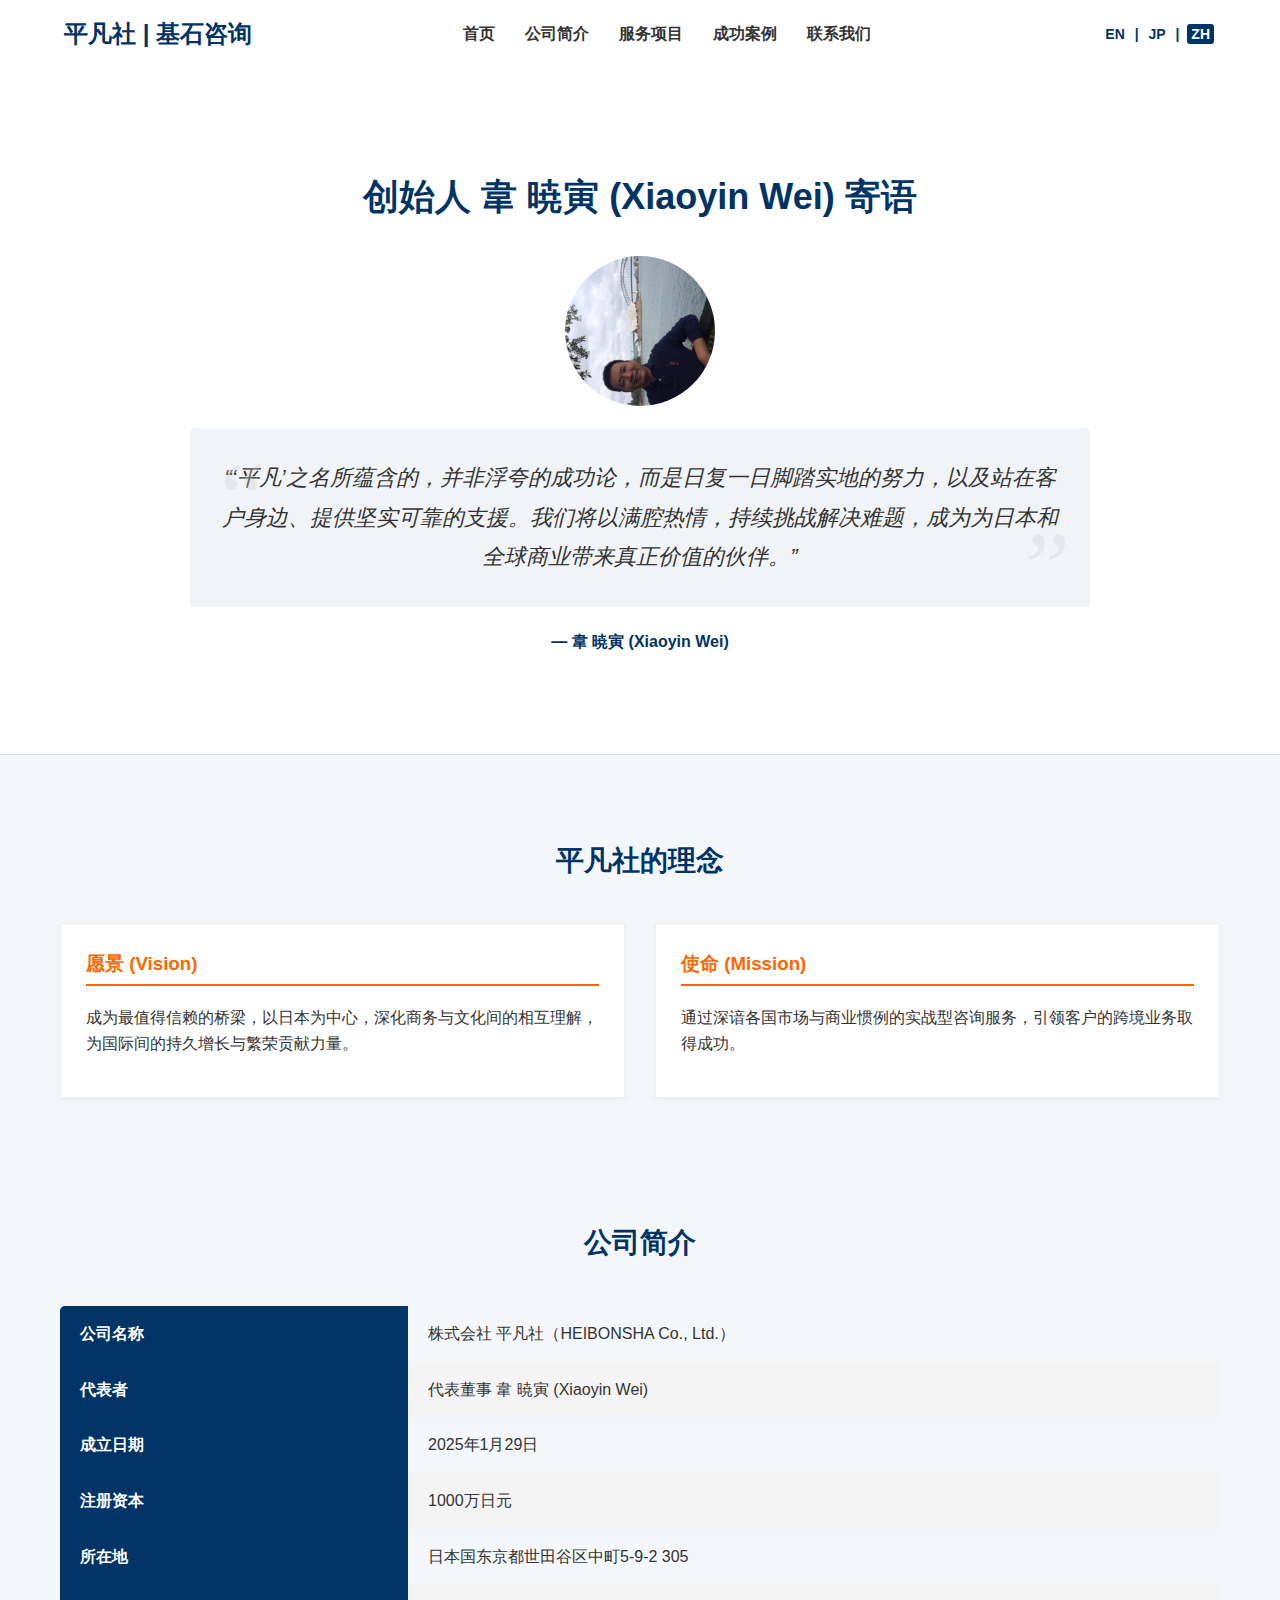
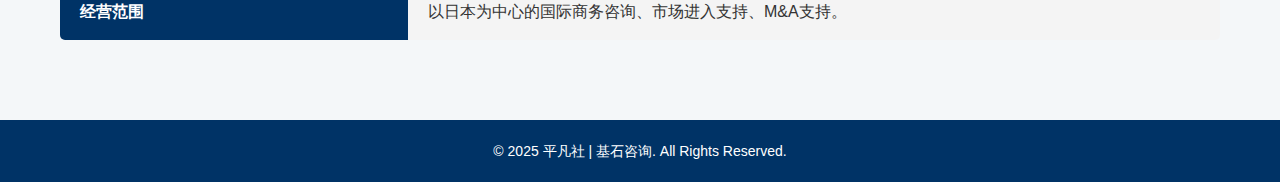
<file: zh/about.html>
<!DOCTYPE html>
<html lang="zh-Hans">
<head>
    <meta charset="UTF-8">
    <meta name="viewport" content="width=device-width, initial-scale=1.0">
    <title>关于我们 | 平凡社</title>
    <link rel="stylesheet" href="../style.css">
    <style>
        /* about.html専用のスタイル調整 */
        .message-hero {
            background-color: white; 
            padding: 60px 0;
            margin-bottom: 40px;
            border-bottom: 1px solid #ddd;
        }
        .message-hero h2 {
            font-size: 36px;
            color: var(--color-primary);
            text-align: center;
            margin-bottom: 30px;
        }
        .founder-message {
            max-width: 900px;
            margin: 0 auto;
            text-align: center;
        }
        .founder-quote {
            font-size: 22px;
            line-height: 1.8;
            font-style: italic;
            color: var(--color-text);
            padding: 30px;
            position: relative;
            background-color: #f0f4f7;
            border-radius: 5px;
        }
        .founder-quote::before, .founder-quote::after {
            content: '“';
            font-family: serif;
            font-size: 100px;
            color: #ccc;
            position: absolute;
            opacity: 0.3;
        }
        .founder-quote::before {
            top: -20px;
            left: 20px;
        }
        .founder-quote::after {
            content: '”';
            bottom: -50px;
            right: 20px;
        }
        .founder-info {
            margin-top: 20px;
            font-weight: bold;
            color: var(--color-primary);
        }
        .vision-mission-grid {
            display: flex;
            gap: 30px;
            margin-top: 40px;
        }
        .vision-mission-item {
            flex: 1;
            padding: 25px;
            border: 1px solid #eee;
            background-color: white;
            box-shadow: 0 2px 5px rgba(0, 0, 0, 0.03);
            transition: box-shadow 0.3s;
        }
        .vision-mission-item:hover {
            box-shadow: 0 4px 10px rgba(0, 0, 0, 0.1);
        }
        .vision-mission-item h3 {
            color: var(--color-accent);
            border-bottom: 2px solid var(--color-accent);
            padding-bottom: 5px;
            margin-top: 0;
        }
        .company-data table {
            margin-top: 30px;
            border: none;
        }
        .company-data th, .company-data td {
            border: none;
            padding: 15px 20px;
            text-align: left;
        }
        .company-data th {
            background-color: var(--color-primary); 
            color: white;
            font-weight: bold;
            width: 30%;
        }
        .company-data tr:nth-child(even) td {
            background-color: #f4f4f4; 
        }
        .company-data tr:first-child th { border-top-left-radius: 5px; }
        .company-data tr:first-child td { border-top-right-radius: 5px; }
        .company-data tr:last-child th { border-bottom-left-radius: 5px; }
        .company-data tr:last-child td { border-bottom-right-radius: 5px; }
        .founder-message img {
             width: 150px; height: 150px; border-radius: 50%; object-fit: cover; 
             margin: 0 auto 20px; display: block; transform: rotate(0deg);
        }
        @media (max-width: 768px) {
            .vision-mission-grid {
                flex-direction: column;
            }
        }
    </style>
</head>
<body>
    <header>
        <h1><a href="index.html">平凡社 | 基石咨询</a></h1>
        <nav>
            <ul>
                <li><a href="index.html">首页</a></li>
                <li><a href="about.html">公司简介</a></li>
                <li><a href="service.html">服务项目</a></li>
                <li><a href="case_study.html">成功案例</a></li>
                <li><a href="contact.html">联系我们</a></li>
            </ul>
        </nav>
        <div class="lang-switch">
            <a href="../en/index.html">EN</a>
            <span> | </span>
            <a href="../index.html">JP</a>
            <span> | </span>
            <span class="active">ZH</span>
        </div>
    </header>

    <div class="message-hero">
        <div class="container">
            <h2>创始人 韋 暁寅 (Xiaoyin Wei) 寄语</h2>
            
            <div class="founder-message">
                
                <img src="../2014 澳洲.jpg" alt="平凡社 创始人 Xiaoyin Wei 照片">
                
                <p class="founder-quote">
                    “‘平凡’之名所蕴含的，并非浮夸的成功论，而是日复一日脚踏实地的努力，以及站在客户身边、提供坚实可靠的支援。我们将以满腔热情，持续挑战解决难题，成为为日本和全球商业带来真正价值的伙伴。”
                </p>
                <p class="founder-info">― 韋 暁寅 (Xiaoyin Wei)</p>
            </div>
        </div>
    </div>

    <div class="container">
        <section>
            <div class="section-title">
                <h2>平凡社的理念</h2>
            </div>

            <div class="vision-mission-grid">
                <div class="vision-mission-item">
                    <h3>愿景 (Vision)</h3>
                    <p>成为最值得信赖的桥梁，以日本为中心，深化商务与文化间的相互理解，为国际间的持久增长与繁荣贡献力量。</p>
                </div>
                <div class="vision-mission-item">
                    <h3>使命 (Mission)</h3>
                    <p>通过深谙各国市场与商业惯例的实战型咨询服务，引领客户的跨境业务取得成功。</p>
                </div>
            </div>
        </section>

        <section class="company-data">
            <div class="section-title">
                <h2>公司简介</h2>
            </div>
            
            <table style="width: 100%; border-collapse: separate; border-spacing: 0;">
                <tr><th>公司名称</th><td>株式会社 平凡社（HEIBONSHA Co., Ltd.）</td></tr>
                <tr><th>代表者</th><td>代表董事 韋 暁寅 (Xiaoyin Wei)</td></tr>
                <tr><th>成立日期</th><td>2025年1月29日</td></tr>
                <tr><th>注册资本</th><td>1000万日元</td></tr>
                <tr><th>所在地</th><td>日本国东京都世田谷区中町5-9-2 305</td></tr>
                <tr><th>经营范围</th><td>以日本为中心的国际商务咨询、市场进入支持、M&A支持。</td></tr>
            </table>
        </section>
    </div>

    <footer>
        &copy; 2025 平凡社 | 基石咨询. All Rights Reserved.
    </footer>
</body>
</html>
</file>
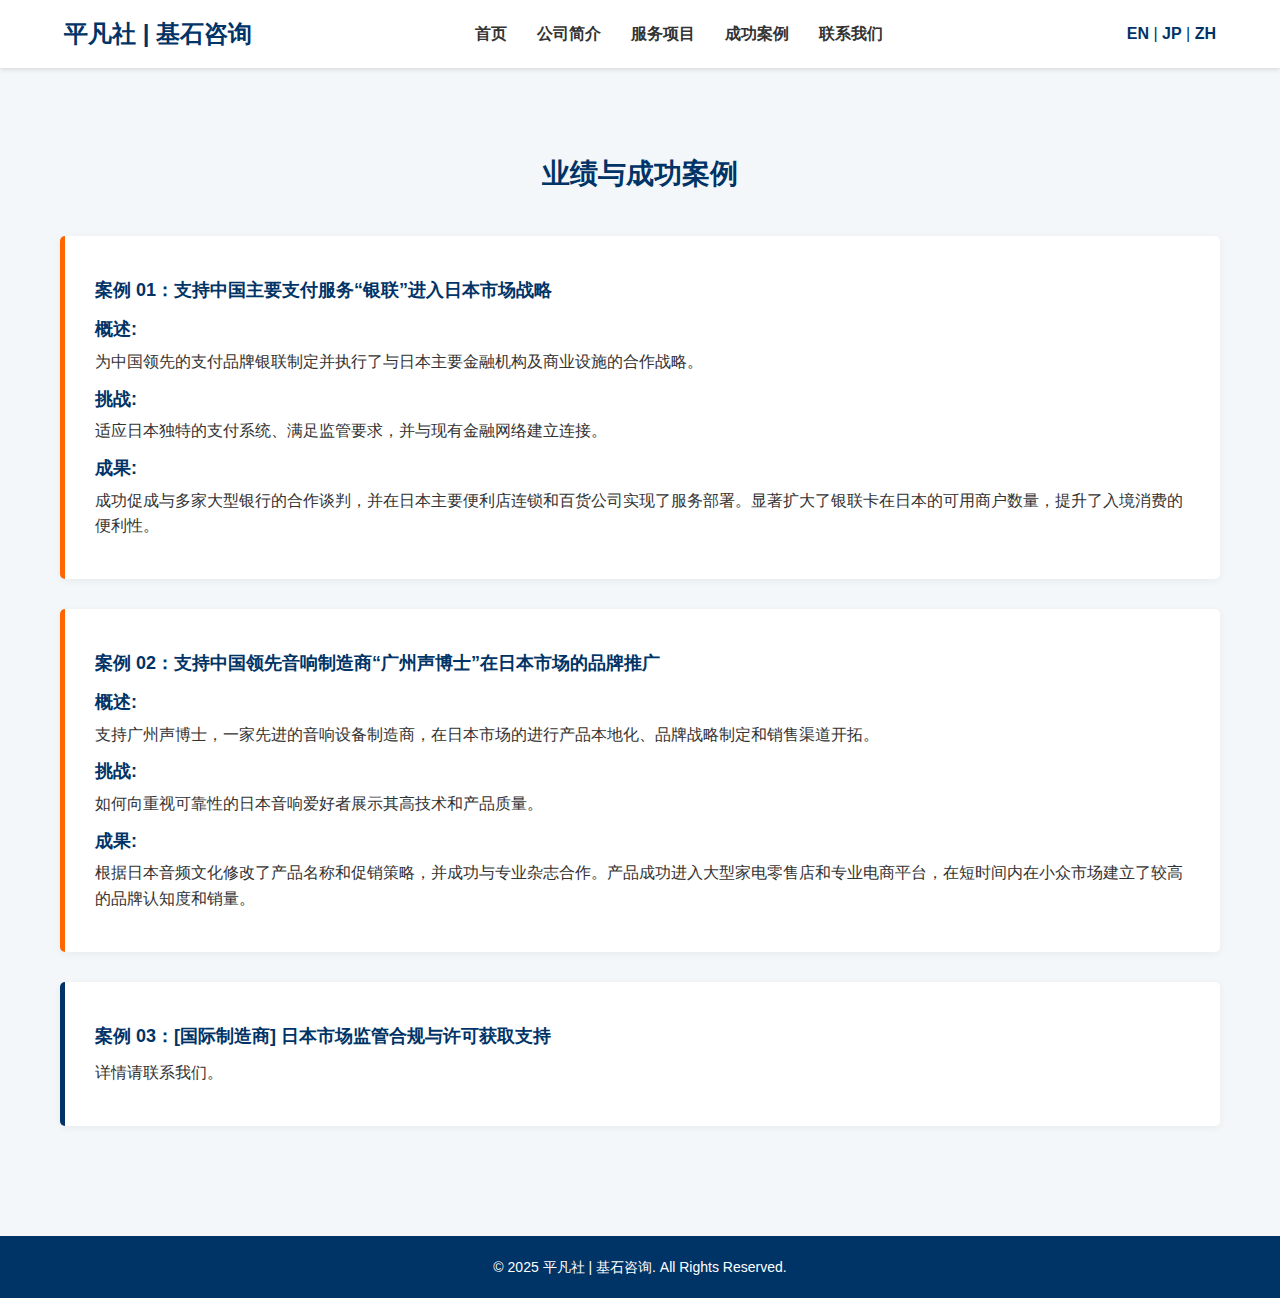
<file: zh/case_study.html>
<!DOCTYPE html>
<html lang="zh-Hans">
<head>
    <meta charset="UTF-8">
    <meta name="viewport" content="width=device-width, initial-scale=1.0">
    <title>成功案例与业绩 | 平凡社</title>
    <link rel="stylesheet" href="../style.css">
    <style>
        /* case_study.html専用のスタイル調整 */
        .case-study-item {
            background-color: white;
            padding: 30px;
            margin-bottom: 30px;
            border-left: 5px solid var(--color-accent); 
            border-radius: 5px;
            box-shadow: 0 2px 8px rgba(0, 0, 0, 0.05);
            transition: box-shadow 0.3s;
        }
        .case-study-item:hover {
            box-shadow: 0 4px 12px rgba(0, 0, 0, 0.1);
        }
        .case-study-item p {
            margin: 10px 0;
        }
        .case-study-item strong {
            color: var(--color-primary);
            display: block;
            font-size: 18px;
            margin-bottom: 5px;
        }
    </style>
</head>
<body>
    <header>
        <h1><a href="index.html">平凡社 | 基石咨询</a></h1>
        <nav>
            <ul>
                <li><a href="index.html">首页</a></li>
                <li><a href="about.html">公司简介</a></li>
                <li><a href="service.html">服务项目</a></li>
                <li><a href="case_study.html">成功案例</a></li>
                <li><a href="contact.html">联系我们</a></li>
            </ul>
        </nav>
        <div style="margin-left: 20px;">
            <a href="../en/index.html" style="text-decoration: none; color: var(--color-primary); font-weight: bold;">EN</a>
            <span style="color: var(--color-primary);"> | </span>
            <a href="../index.html" style="text-decoration: none; color: var(--color-primary); font-weight: bold;">JP</a>
            <span style="color: var(--color-primary);"> | </span>
            <span style="color: var(--color-primary); font-weight: bold;">ZH</span>
        </div>
        </header>

    <div class="container">
        <section>
            <div class="section-title">
                <h2>业绩与成功案例</h2>
            </div>
            
            <div class="case-study-item">
                <p><strong>案例 01：支持中国主要支付服务“银联”进入日本市场战略</strong></p>
                <p><strong>概述:</strong> 为中国领先的支付品牌银联制定并执行了与日本主要金融机构及商业设施的合作战略。</p>
                <p><strong>挑战:</strong> 适应日本独特的支付系统、满足监管要求，并与现有金融网络建立连接。</p>
                <p><strong>成果:</strong> 成功促成与多家大型银行的合作谈判，并在日本主要便利店连锁和百货公司实现了服务部署。显著扩大了银联卡在日本的可用商户数量，提升了入境消费的便利性。</p>
            </div>
            
            <div class="case-study-item">
                <p><strong>案例 02：支持中国领先音响制造商“广州声博士”在日本市场的品牌推广</strong></p>
                <p><strong>概述:</strong> 支持广州声博士，一家先进的音响设备制造商，在日本市场的进行产品本地化、品牌战略制定和销售渠道开拓。</p>
                <p><strong>挑战:</strong> 如何向重视可靠性的日本音响爱好者展示其高技术和产品质量。</p>
                <p><strong>成果:</strong> 根据日本音频文化修改了产品名称和促销策略，并成功与专业杂志合作。产品成功进入大型家电零售店和专业电商平台，在短时间内在小众市场建立了较高的品牌认知度和销量。</p>
            </div>

            <div class="case-study-item" style="border-left: 5px solid var(--color-primary);">
                <p><strong>案例 03：[国际制造商] 日本市场监管合规与许可获取支持</strong></p>
                <p>详情请联系我们。</p>
            </div>
        </section>
    </div>

    <footer>
        &copy; 2025 平凡社 | 基石咨询. All Rights Reserved.
    </footer>
</body>
</html>
</file>
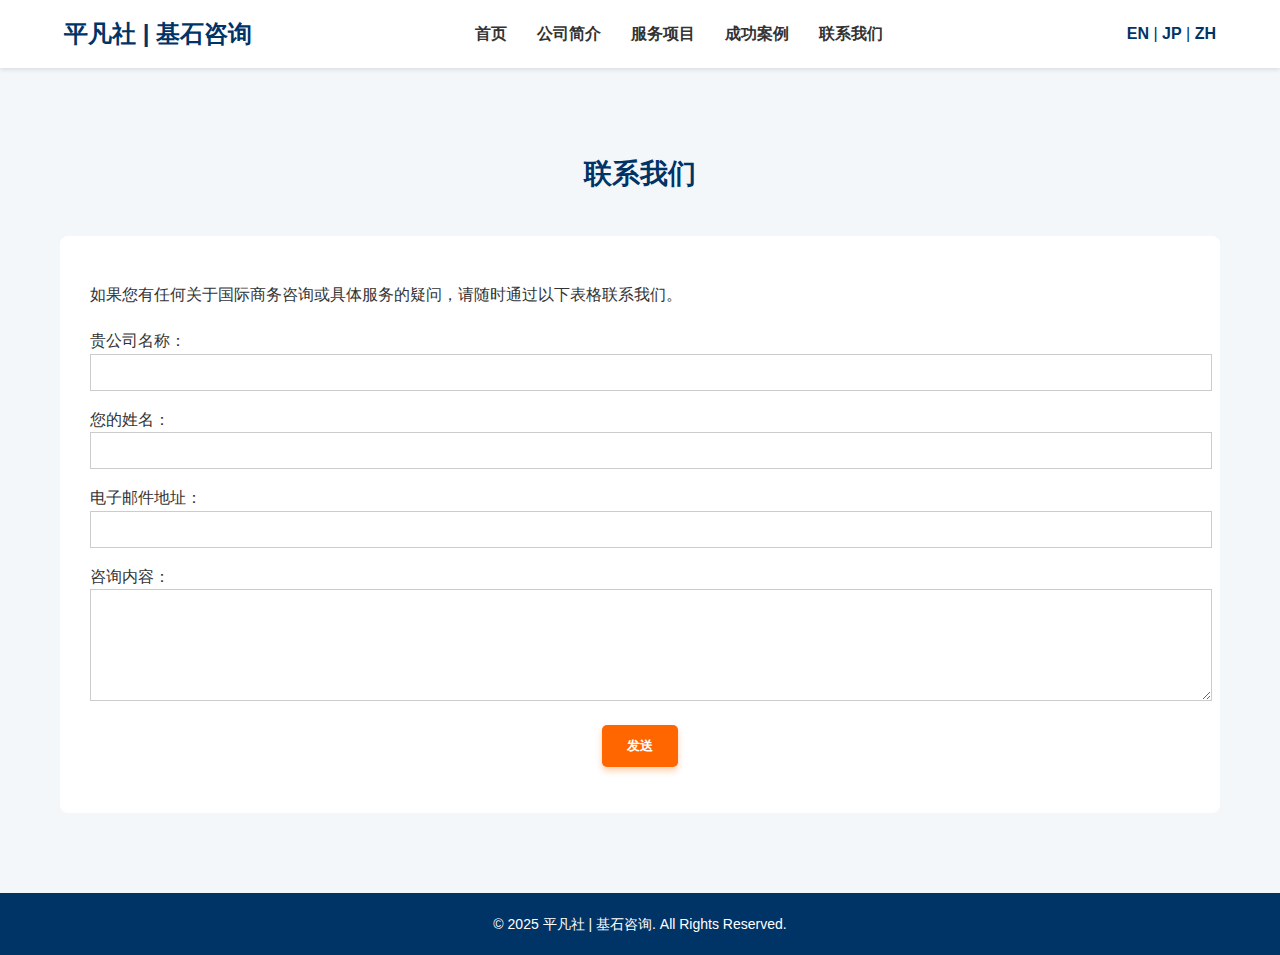
<file: zh/contact.html>
<!DOCTYPE html>
<html lang="zh-Hans">
<head>
    <meta charset="UTF-8">
    <meta name="viewport" content="width=device-width, initial-scale=1.0">
    <title>联系我们 | 平凡社</title>
    <link rel="stylesheet" href="../style.css">
</head>
<body>
    <header>
        <h1><a href="index.html">平凡社 | 基石咨询</a></h1>
        <nav>
            <ul>
                <li><a href="index.html">首页</a></li>
                <li><a href="about.html">公司简介</a></li>
                <li><a href="service.html">服务项目</a></li>
                <li><a href="case_study.html">成功案例</a></li>
                <li><a href="contact.html">联系我们</a></li>
            </ul>
        </nav>
        <div style="margin-left: 20px;">
            <a href="../en/index.html" style="text-decoration: none; color: var(--color-primary); font-weight: bold;">EN</a>
            <span style="color: var(--color-primary);"> | </span>
            <a href="../index.html" style="text-decoration: none; color: var(--color-primary); font-weight: bold;">JP</a>
            <span style="color: var(--color-primary);"> | </span>
            <span style="color: var(--color-primary); font-weight: bold;">ZH</span>
        </div>
        </header>

    <div class="container">
        <section>
            <div class="section-title">
                <h2>联系我们</h2>
            </div>
            
            <div style="background-color: white; padding: 30px; border-radius: 8px;">
                <p>如果您有任何关于国际商务咨询或具体服务的疑问，请随时通过以下表格联系我们。</p>
                
                <form action="mailto:xiaoyinwei@gmail.com?subject=来自平凡社网站的咨询 (中文)" method="POST" enctype="text/plain" style="margin-top: 20px;">
                    <p><label for="company">贵公司名称：</label><br><input type="text" id="company" name="公司名称" required style="width: 100%; padding: 10px; border: 1px solid #ccc;"></p>
                    <p><label for="name">您的姓名：</label><br><input type="text" id="name" name="姓名" required style="width: 100%; padding: 10px; border: 1px solid #ccc;"></p>
                    <p><label for="email">电子邮件地址：</label><br><input type="email" id="email" name="回复邮箱地址" required style="width: 100%; padding: 10px; border: 1px solid #ccc;"></p>
                    <p><label for="content">咨询内容：</label><br><textarea id="content" name="咨询内容" rows="6" required style="width: 100%; padding: 10px; border: 1px solid #ccc;"></textarea></p>
                    <p style="text-align: center;">
                        <button type="submit" class="btn-primary" style="border: none; cursor: pointer;">发送</button>
                    </p>
                </form>
            </div>
        </section>
    </div>

    <footer>
        &copy; 2025 平凡社 | 基石咨询. All Rights Reserved.
    </footer>
</body>
</html>
</file>
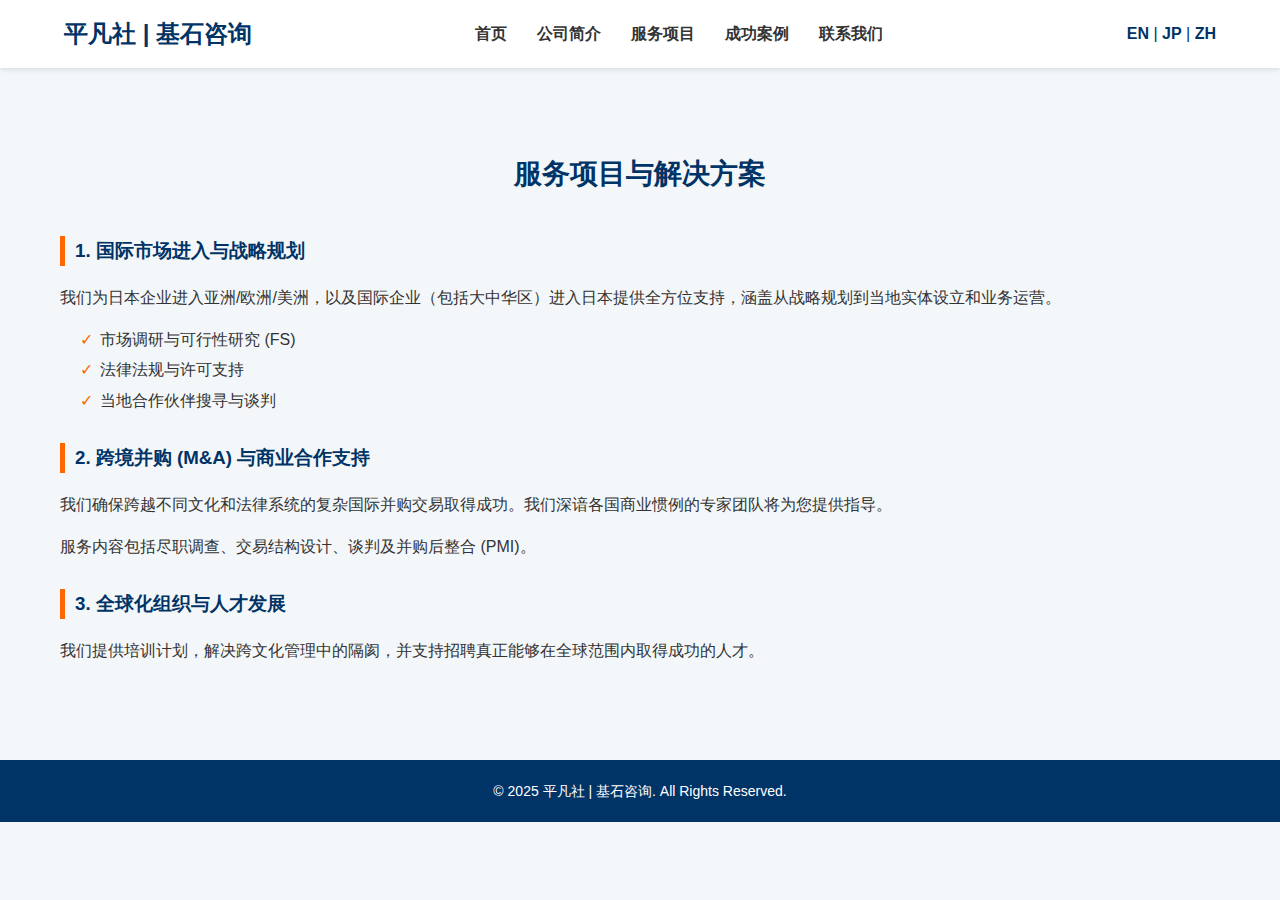
<file: zh/service.html>
<!DOCTYPE html>
<html lang="zh-Hans">
<head>
    <meta charset="UTF-8">
    <meta name="viewport" content="width=device-width, initial-scale=1.0">
    <title>服务项目 | 平凡社</title>
    <link rel="stylesheet" href="../style.css">
    <style>
        /* service.html専用のスタイル調整 */
        .service-list h3 {
            color: var(--color-primary); 
            border-left: 5px solid var(--color-accent); 
            padding-left: 10px;
            margin-top: 30px;
        }
        .service-list ul {
            list-style: none;
            padding-left: 20px;
        }
        .service-list li {
            position: relative;
            padding-left: 20px;
            margin-bottom: 5px;
        }
        .service-list li::before {
            content: '✓'; 
            color: var(--color-accent);
            position: absolute;
            left: 0;
        }
    </style>
</head>
<body>
    <header>
        <h1><a href="index.html">平凡社 | 基石咨询</a></h1>
        <nav>
            <ul>
                <li><a href="index.html">首页</a></li>
                <li><a href="about.html">公司简介</a></li>
                <li><a href="service.html">服务项目</a></li>
                <li><a href="case_study.html">成功案例</a></li>
                <li><a href="contact.html">联系我们</a></li>
            </ul>
        </nav>
        <div style="margin-left: 20px;">
            <a href="../en/index.html" style="text-decoration: none; color: var(--color-primary); font-weight: bold;">EN</a>
            <span style="color: var(--color-primary);"> | </span>
            <a href="../index.html" style="text-decoration: none; color: var(--color-primary); font-weight: bold;">JP</a>
            <span style="color: var(--color-primary);"> | </span>
            <span style="color: var(--color-primary); font-weight: bold;">ZH</span>
        </div>
        </header>

    <div class="container service-list">
        <section>
            <div class="section-title">
                <h2>服务项目与解决方案</h2>
            </div>
            
            <h3>1. 国际市场进入与战略规划</h3>
            <p>我们为日本企业进入亚洲/欧洲/美洲，以及国际企业（包括大中华区）进入日本提供全方位支持，涵盖从战略规划到当地实体设立和业务运营。</p>
            <ul>
                <li>市场调研与可行性研究 (FS)</li>
                <li>法律法规与许可支持</li>
                <li>当地合作伙伴搜寻与谈判</li>
            </ul>

            <h3>2. 跨境并购 (M&A) 与商业合作支持</h3>
            <p>我们确保跨越不同文化和法律系统的复杂国际并购交易取得成功。我们深谙各国商业惯例的专家团队将为您提供指导。</p>
            <p>服务内容包括尽职调查、交易结构设计、谈判及并购后整合 (PMI)。</p>
            
            <h3>3. 全球化组织与人才发展</h3>
            <p>我们提供培训计划，解决跨文化管理中的隔阂，并支持招聘真正能够在全球范围内取得成功的人才。</p>
        </section>
    </div>

    <footer>
        &copy; 2025 平凡社 | 基石咨询. All Rights Reserved.
    </footer>
</body>
</html>
</file>
<file: style.css>
/*
 * style.css
 * 全ページ共通の基本スタイルと、新しいヒーローセクション、レスポンシブ対応を追加
 */

:root {
    --color-primary: #003366; /* 深い青 */
    --color-accent: #ff6600; /* オレンジ/アクセントカラー */
    --color-text: #333;
    --color-background: #f4f7f9;
}

body {
    font-family: 'Arial', 'Meiryo UI', 'sans-serif';
    margin: 0;
    padding: 0;
    background-color: var(--color-background);
    color: var(--color-text);
    line-height: 1.6;
}

/* --- ヘッダーとナビゲーション --- */
header {
    background-color: white;
    padding: 15px 5%;
    display: flex;
    justify-content: space-between;
    align-items: center;
    box-shadow: 0 2px 4px rgba(0, 0, 0, 0.1);
}

header h1 {
    margin: 0;
    font-size: 24px;
}

header h1 a {
    color: var(--color-primary);
    text-decoration: none;
    font-weight: 900;
}

nav ul {
    list-style: none;
    padding: 0;
    margin: 0;
    display: flex;
}

nav li a {
    text-decoration: none;
    color: var(--color-text);
    padding: 10px 15px;
    font-weight: 600;
    transition: color 0.3s;
}

nav li a:hover {
    color: var(--color-accent);
}

/* --- 新しい言語切り替えのスタイル --- */
.lang-switch {
    margin-left: 20px;
    font-size: 14px;
    font-weight: bold;
    white-space: nowrap;
}

.lang-switch a {
    text-decoration: none;
    color: var(--color-primary);
    padding: 2px 4px;
    border-radius: 3px;
    transition: background-color 0.2s;
}

.lang-switch a:hover {
    background-color: rgba(0, 51, 102, 0.1);
}

.lang-switch span {
    color: var(--color-primary);
    margin: 0 2px;
}

.lang-switch .active {
    color: white;
    background-color: var(--color-primary);
    padding: 2px 4px;
    border-radius: 3px;
}
/* ------------------------------------- */


/* --- ヒーローセクション（大幅修正） --- */
.hero {
    width: 100%;
    padding: 80px 5% 80px 5%; 
    min-height: 400px;
    
    /* ヒーロー画像は別途配置が必要です (例: hero_background.jpg) */
    background-image: url('hero_background.jpg'); 
    background-size: cover;
    background-position: center;
    
    text-align: left;
    
    position: relative;
    display: flex;
    flex-direction: column;
    justify-content: center;
}

.hero::before {
    content: '';
    position: absolute;
    top: 0;
    left: 0;
    right: 0;
    bottom: 0;
    background-color: rgba(0, 51, 102, 0.75); /* プライマリカラーのオーバーレイ */
    z-index: 1;
}

.hero * {
    position: relative;
    z-index: 2; 
    color: white; /* ヒーロー内のテキストは白に */
}

.hero p {
    color: #eee;
    max-width: 600px;
    margin-bottom: 30px;
}

.hero a {
    color: white; /* ボタン内のリンク色を白に */
}
/* ------------------------------------- */


/* --- コンテンツレイアウト --- */
.container {
    max-width: 1200px;
    margin: 40px auto;
    padding: 0 20px;
}

section {
    margin-bottom: 60px;
    padding: 20px;
}

.section-title {
    text-align: center;
    margin-bottom: 40px;
}

.section-title h2 {
    font-size: 28px;
    color: var(--color-primary);
    margin-bottom: 5px;
}

.section-title p {
    color: var(--color-accent);
    font-size: 16px;
    font-weight: 600;
}

/* --- 特徴グリッド --- */
.feature-grid {
    display: flex;
    gap: 30px;
    text-align: center;
}

.feature-item {
    background: white;
    padding: 30px;
    border-radius: 8px;
    box-shadow: 0 4px 10px rgba(0, 0, 0, 0.05);
    flex: 1;
}

.feature-item h3 {
    color: var(--color-accent);
    margin-top: 0;
    font-size: 20px;
}

/* --- ボタン --- */
.btn-primary {
    display: inline-block;
    padding: 12px 25px;
    background-color: var(--color-accent);
    color: white !important;
    text-decoration: none;
    border-radius: 5px;
    font-weight: bold;
    transition: background-color 0.3s;
    box-shadow: 0 4px 6px rgba(255, 102, 0, 0.3);
}

.btn-primary:hover {
    background-color: #e65c00;
}

/* --- フッター --- */
footer {
    background-color: var(--color-primary);
    color: white;
    text-align: center;
    padding: 20px 0;
    font-size: 14px;
}

/* --- 新規追加: 画像コンテナのスタイル --- */
.full-width-image {
    width: 100%;
    margin: 40px 0; 
    overflow: hidden;
}
.full-width-image img {
    display: block;
    width: 100%;
    height: auto;
    max-height: 400px; 
    object-fit: cover; 
    border-radius: 8px;
    box-shadow: 0 8px 15px rgba(0, 0, 0, 0.1);
}
/* ------------------------------------- */


/* --- レスポンシブ対応 (モバイル向け) --- */
@media (max-width: 768px) {
    
    header {
        flex-direction: column;
        align-items: flex-start;
        padding-bottom: 10px;
    }
    
    header h1 {
        margin-bottom: 10px;
    }

    nav {
        width: 100%;
    }

    nav ul {
        flex-direction: column; /* ナビゲーションを縦積み */
        align-items: flex-start;
    }
    
    nav li a {
        padding: 5px 0;
        display: block;
    }

    /* 言語切り替えを右上に固定またはナビゲーションの下に配置 */
    .lang-switch {
        margin-top: 10px;
        margin-left: 0;
    }
    
    .hero {
        min-height: 300px;
        padding: 40px 5%;
    }

    .hero h2 {
        font-size: 28px;
    }

    .feature-grid {
        flex-direction: column; /* 強みの項目を縦積み */
    }

    .feature-item {
        margin-bottom: 20px;
    }
    
    .company-data th {
        width: 40%; /* 会社概要のヘッダー幅を広げる */
    }
}
</file>
